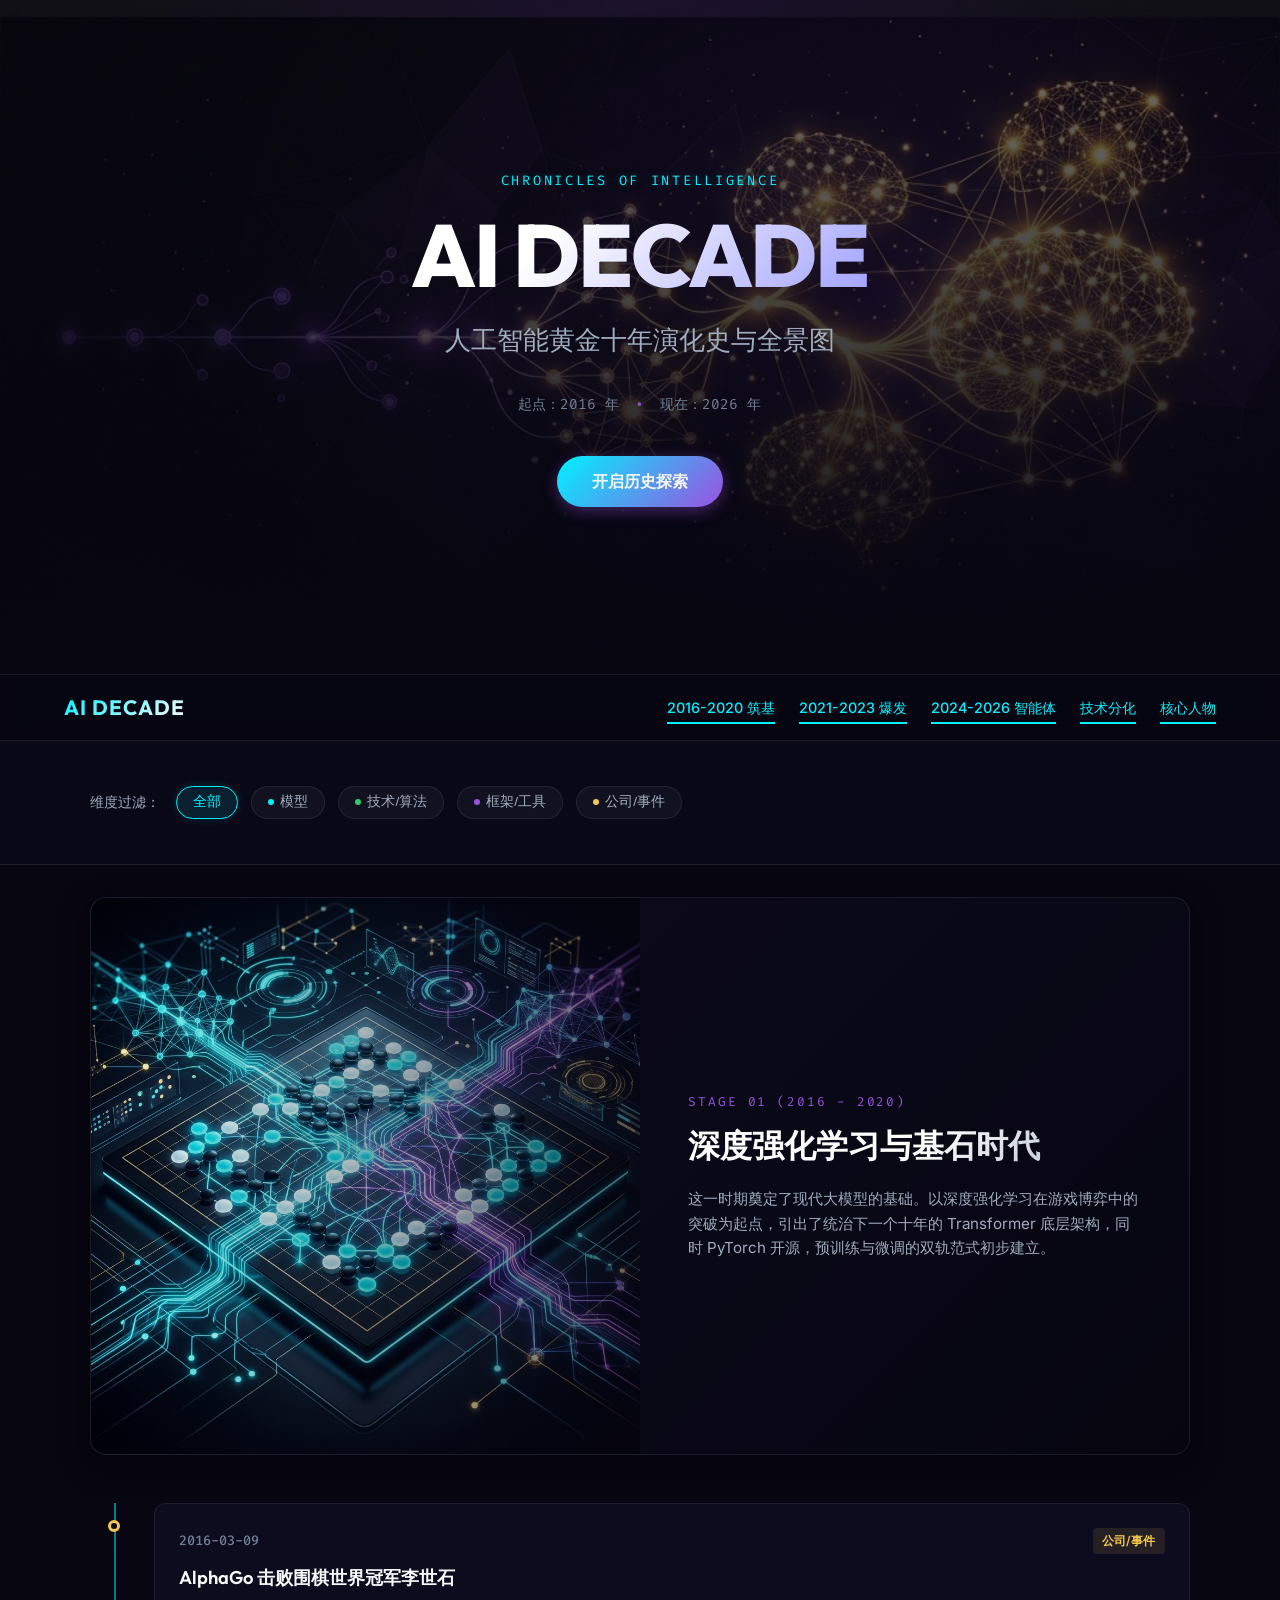
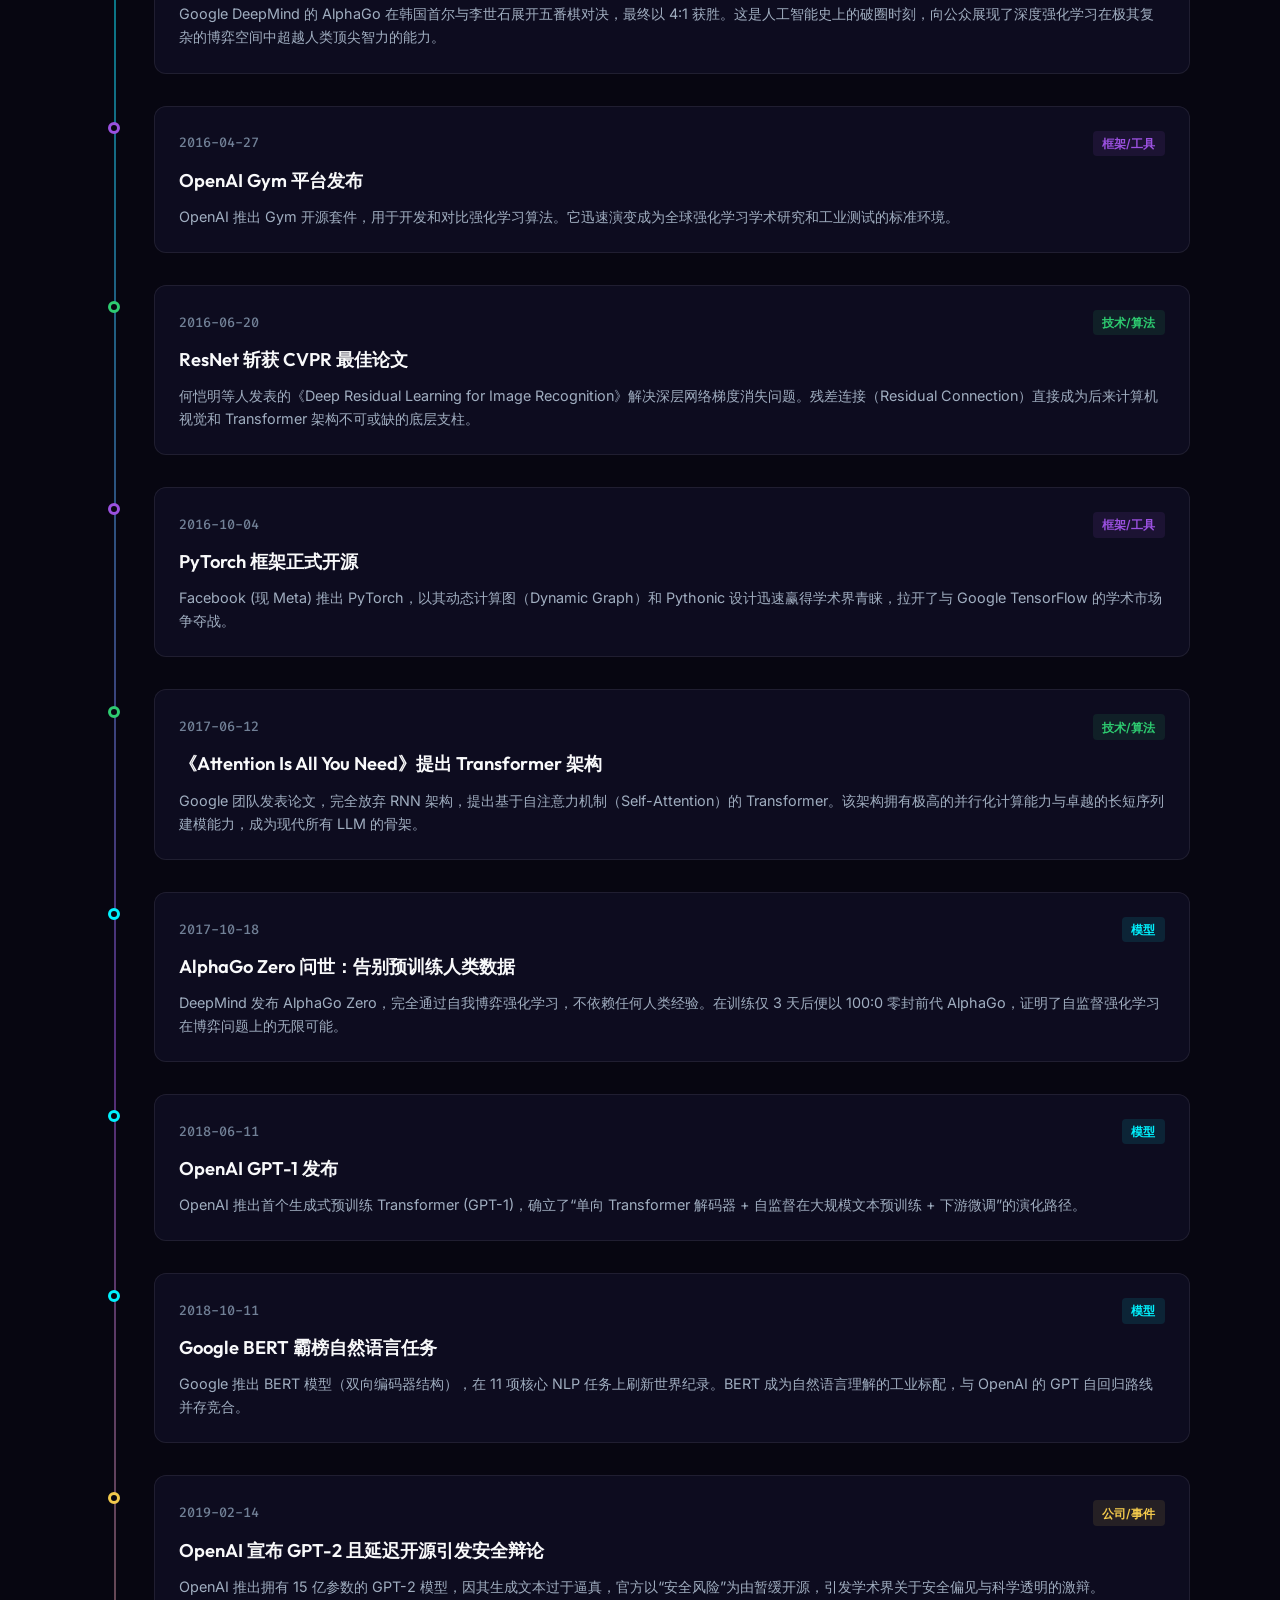
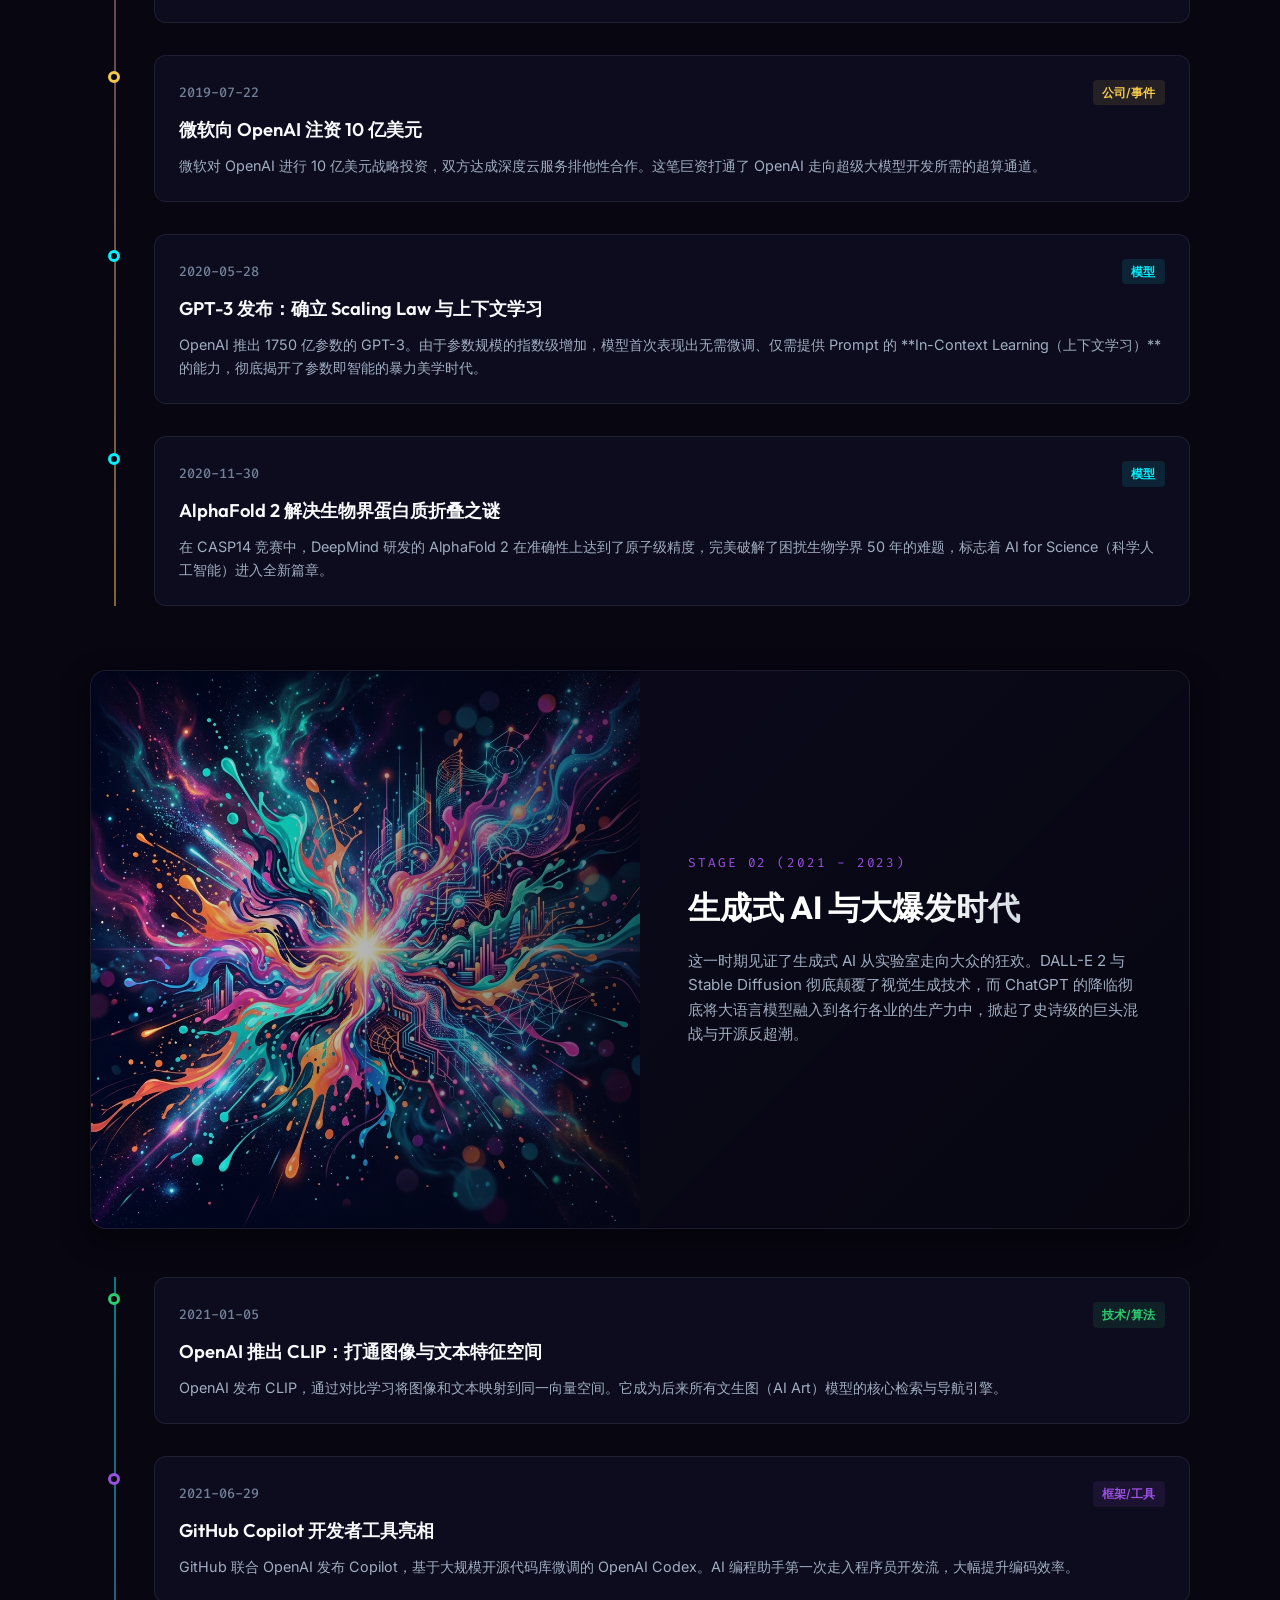
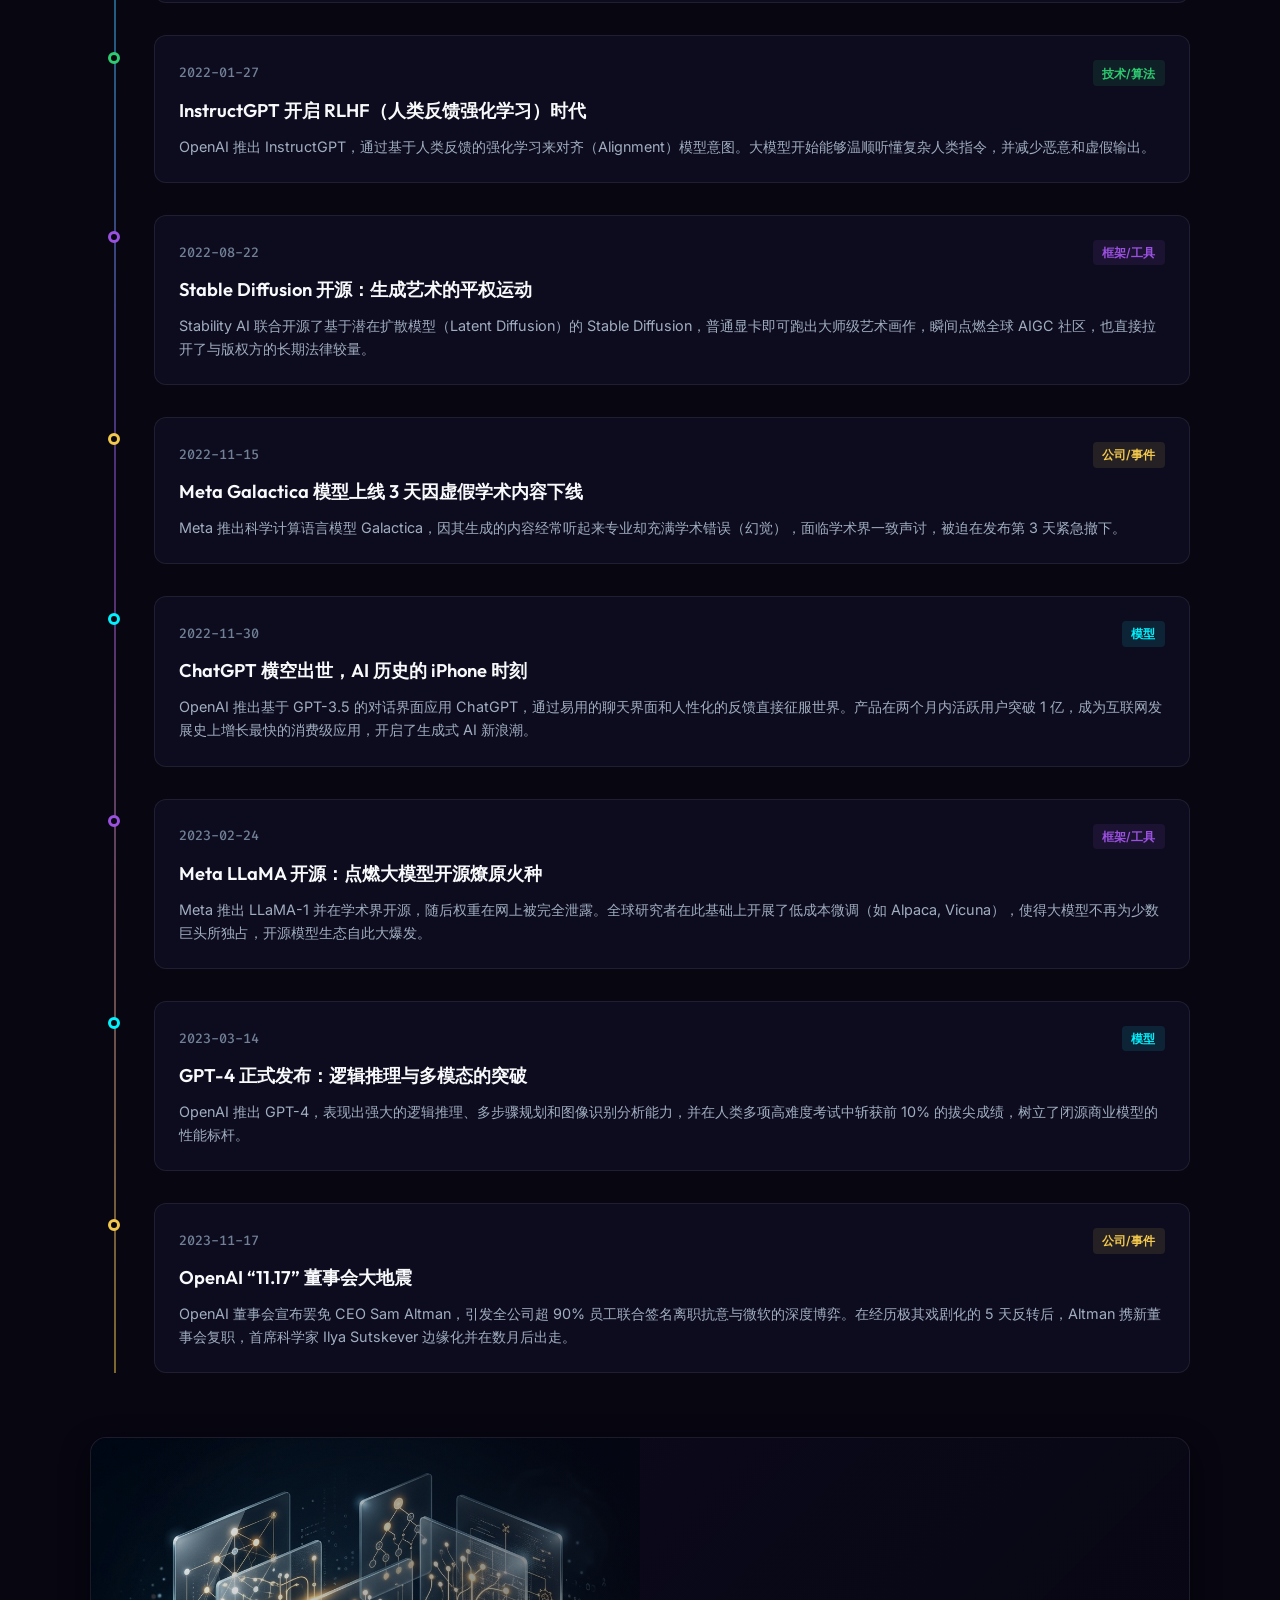
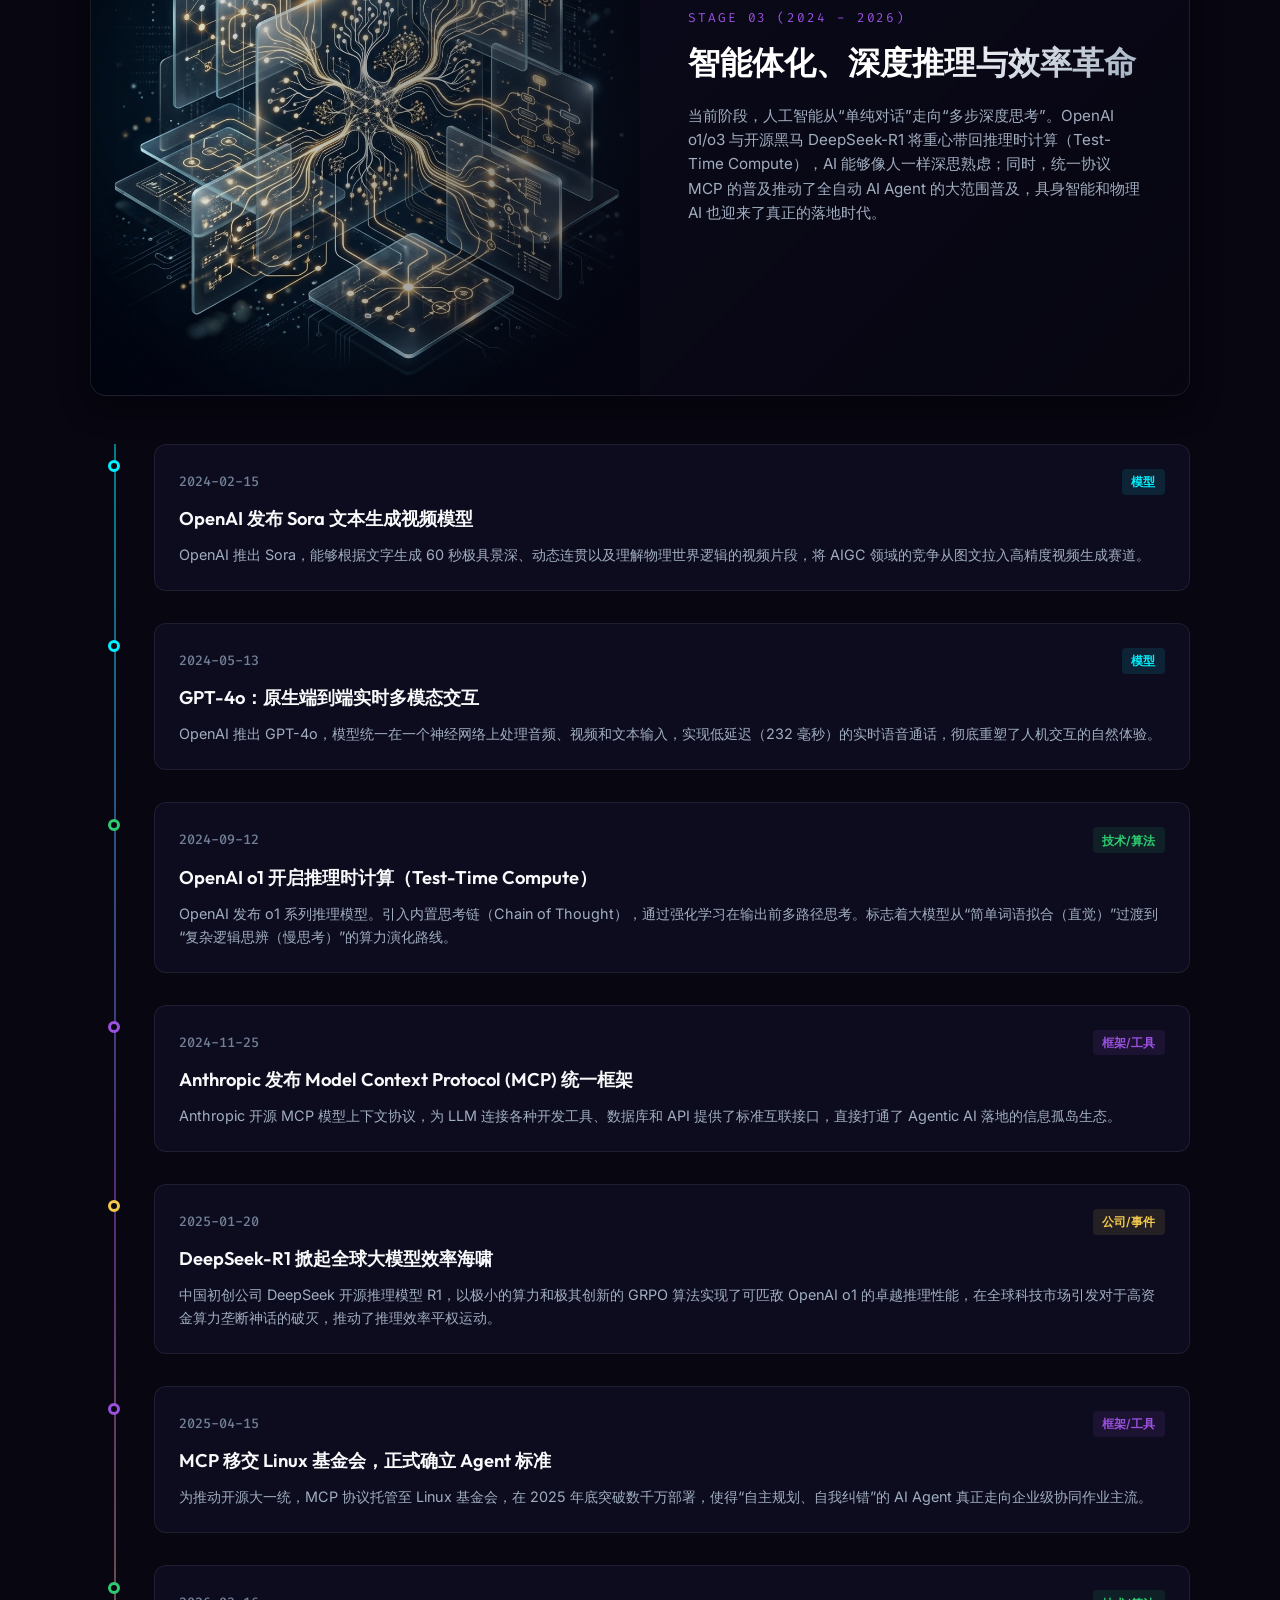
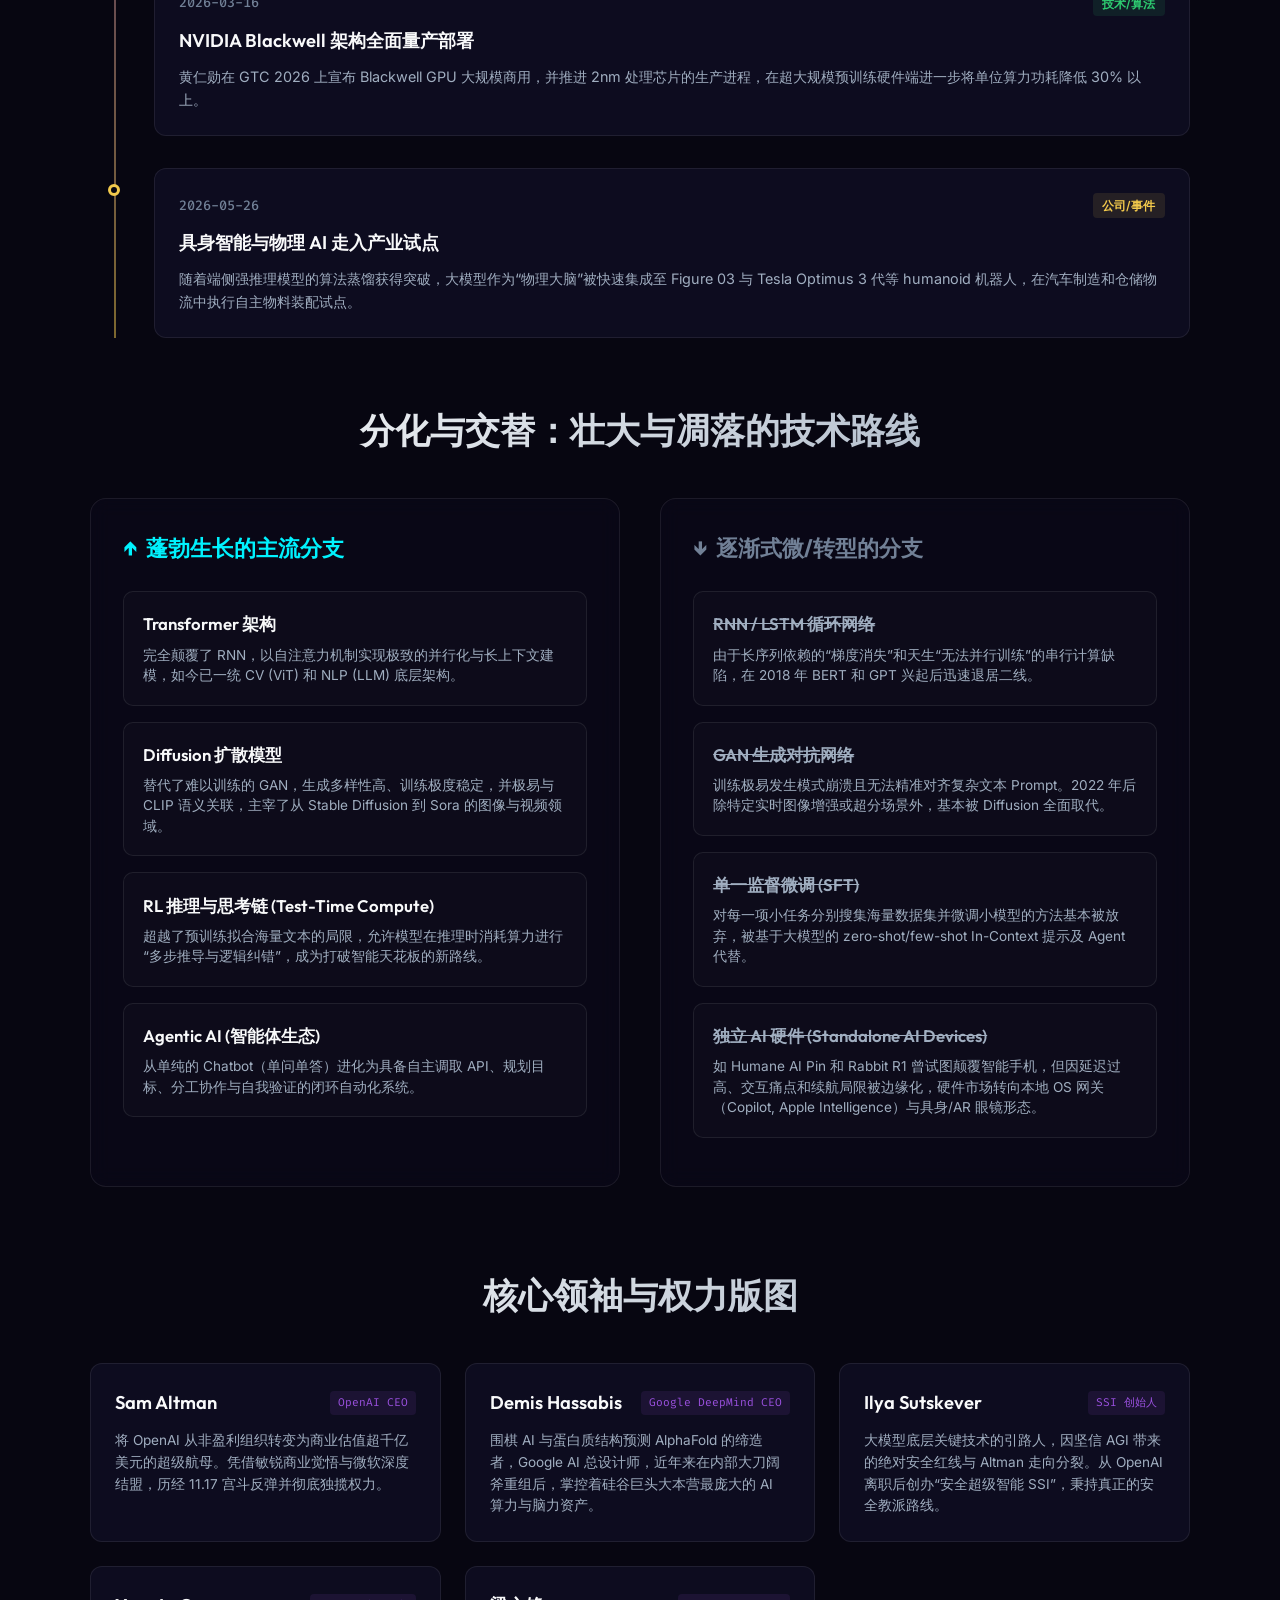
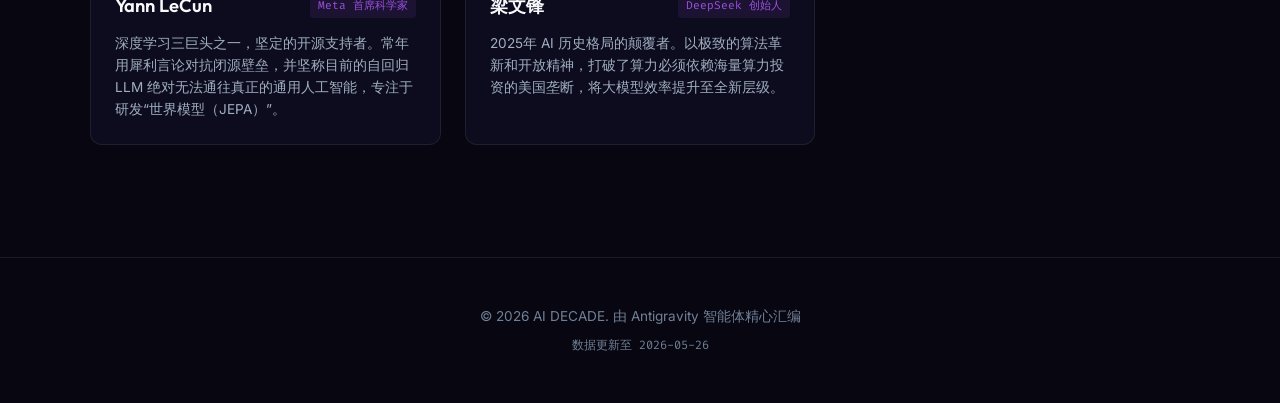
<file: index.html>
<!DOCTYPE html>
<html lang="zh-CN">
<head>
    <meta charset="UTF-8">
    <meta name="viewport" content="width=device-width, initial-scale=1.0">
    <title>AI DECADE | 人工智能黄金十年演化史 (2016 - 2026)</title>
    <meta name="description" content="以2016年为起点，梳理十年间出现的技术、框架、模型、公司、产品、人物、论文及新闻。全景展示人工智能的演化路线、繁衍与衰亡的分支。">
    <!-- Google Fonts -->
    <link rel="preconnect" href="https://fonts.googleapis.com">
    <link rel="preconnect" href="https://fonts.gstatic.com" crossorigin>
    <link href="https://fonts.googleapis.com/css2?family=Inter:wght@300;400;500;600&family=Outfit:wght@400;600;700;800&family=Fira+Code:wght@400;500&display=swap" rel="stylesheet">
    <link rel="stylesheet" href="style.css">
</head>
<body>

    <!-- Hero Banner -->
    <header class="hero-banner" id="top-banner">
        <div class="banner-bg"></div>
        <div class="hero-content">
            <span class="hero-tag">CHRONICLES OF INTELLIGENCE</span>
            <h1 class="hero-title">AI DECADE</h1>
            <p class="hero-subtitle">人工智能黄金十年演化史与全景图</p>
            <div class="hero-meta">
                <span>起点：2016 年</span>
                <span class="separator">•</span>
                <span>现在：2026 年</span>
            </div>
            <a href="#timeline-start" class="btn-explore">开启历史探索</a>
        </div>
    </header>

    <!-- Floating Navigation Bar -->
    <nav class="floating-nav" id="main-nav">
        <div class="nav-brand">AI DECADE</div>
        <div class="nav-links">
            <a href="#era-1" class="nav-link active">2016-2020 筑基</a>
            <a href="#era-2" class="nav-link">2021-2023 爆发</a>
            <a href="#era-3" class="nav-link">2024-2026 智能体</a>
            <a href="#evolution-section" class="nav-link">技术分化</a>
            <a href="#people-section" class="nav-link">核心人物</a>
        </div>
    </nav>

    <!-- Filter Control Panel -->
    <section class="filter-section">
        <div class="container">
            <div class="filter-wrapper">
                <span class="filter-label">维度过滤：</span>
                <div class="filter-buttons">
                    <button class="filter-btn active" data-filter="all" id="btn-filter-all">全部</button>
                    <button class="filter-btn" data-filter="model" id="btn-filter-model"><span class="dot dot-model"></span>模型</button>
                    <button class="filter-btn" data-filter="tech" id="btn-filter-tech"><span class="dot dot-tech"></span>技术/算法</button>
                    <button class="filter-btn" data-filter="framework" id="btn-filter-framework"><span class="dot dot-framework"></span>框架/工具</button>
                    <button class="filter-btn" data-filter="company" id="btn-filter-company"><span class="dot dot-company"></span>公司/事件</button>
                </div>
            </div>
        </div>
    </section>

    <!-- Main Content Grid -->
    <main class="container">
        
        <!-- ==================== ERA 1 ==================== -->
        <section id="era-1" class="era-section scroll-anchor">
            <div class="era-card">
                <div class="era-image-container">
                    <img src="images/era1.png" alt="Deep Learning & Foundation Era 2016-2020" class="era-image" loading="lazy">
                    <div class="era-overlay"></div>
                </div>
                <div class="era-info">
                    <span class="era-years">STAGE 01 (2016 - 2020)</span>
                    <h2 class="era-title">深度强化学习与基石时代</h2>
                    <p class="era-description">这一时期奠定了现代大模型的基础。以深度强化学习在游戏博弈中的突破为起点，引出了统治下一个十年的 Transformer 底层架构，同时 PyTorch 开源，预训练与微调的双轨范式初步建立。</p>
                </div>
            </div>

            <!-- Timeline Feed -->
            <div class="timeline-feed" id="timeline-start">
                <div class="timeline-line"></div>

                <!-- 2016.03 -->
                <div class="timeline-item" data-category="company">
                    <div class="timeline-badge-node"></div>
                    <div class="timeline-card">
                        <div class="card-meta">
                            <span class="card-date">2016-03-09</span>
                            <span class="card-tag tag-company">公司/事件</span>
                        </div>
                        <h3 class="card-title">AlphaGo 击败围棋世界冠军李世石</h3>
                        <p class="card-text">Google DeepMind 的 AlphaGo 在韩国首尔与李世石展开五番棋对决，最终以 4:1 获胜。这是人工智能史上的破圈时刻，向公众展现了深度强化学习在极其复杂的博弈空间中超越人类顶尖智力的能力。</p>
                    </div>
                </div>

                <!-- 2016.04 -->
                <div class="timeline-item" data-category="framework">
                    <div class="timeline-badge-node"></div>
                    <div class="timeline-card">
                        <div class="card-meta">
                            <span class="card-date">2016-04-27</span>
                            <span class="card-tag tag-framework">框架/工具</span>
                        </div>
                        <h3 class="card-title">OpenAI Gym 平台发布</h3>
                        <p class="card-text">OpenAI 推出 Gym 开源套件，用于开发和对比强化学习算法。它迅速演变成为全球强化学习学术研究和工业测试的标准环境。</p>
                    </div>
                </div>

                <!-- 2016.06 -->
                <div class="timeline-item" data-category="tech">
                    <div class="timeline-badge-node"></div>
                    <div class="timeline-card">
                        <div class="card-meta">
                            <span class="card-date">2016-06-20</span>
                            <span class="card-tag tag-tech">技术/算法</span>
                        </div>
                        <h3 class="card-title">ResNet 斩获 CVPR 最佳论文</h3>
                        <p class="card-text">何恺明等人发表的《Deep Residual Learning for Image Recognition》解决深层网络梯度消失问题。残差连接（Residual Connection）直接成为后来计算机视觉和 Transformer 架构不可或缺的底层支柱。</p>
                    </div>
                </div>

                <!-- 2016.10 -->
                <div class="timeline-item" data-category="framework">
                    <div class="timeline-badge-node"></div>
                    <div class="timeline-card">
                        <div class="card-meta">
                            <span class="card-date">2016-10-04</span>
                            <span class="card-tag tag-framework">框架/工具</span>
                        </div>
                        <h3 class="card-title">PyTorch 框架正式开源</h3>
                        <p class="card-text">Facebook (现 Meta) 推出 PyTorch，以其动态计算图（Dynamic Graph）和 Pythonic 设计迅速赢得学术界青睐，拉开了与 Google TensorFlow 的学术市场争夺战。</p>
                    </div>
                </div>

                <!-- 2017.06 -->
                <div class="timeline-item" data-category="tech">
                    <div class="timeline-badge-node"></div>
                    <div class="timeline-card">
                        <div class="card-meta">
                            <span class="card-date">2017-06-12</span>
                            <span class="card-tag tag-tech">技术/算法</span>
                        </div>
                        <h3 class="card-title">《Attention Is All You Need》提出 Transformer 架构</h3>
                        <p class="card-text">Google 团队发表论文，完全放弃 RNN 架构，提出基于自注意力机制（Self-Attention）的 Transformer。该架构拥有极高的并行化计算能力与卓越的长短序列建模能力，成为现代所有 LLM 的骨架。</p>
                    </div>
                </div>

                <!-- 2017.10 -->
                <div class="timeline-item" data-category="model">
                    <div class="timeline-badge-node"></div>
                    <div class="timeline-card">
                        <div class="card-meta">
                            <span class="card-date">2017-10-18</span>
                            <span class="card-tag tag-model">模型</span>
                        </div>
                        <h3 class="card-title">AlphaGo Zero 问世：告别预训练人类数据</h3>
                        <p class="card-text">DeepMind 发布 AlphaGo Zero，完全通过自我博弈强化学习，不依赖任何人类经验。在训练仅 3 天后便以 100:0 零封前代 AlphaGo，证明了自监督强化学习在博弈问题上的无限可能。</p>
                    </div>
                </div>

                <!-- 2018.06 -->
                <div class="timeline-item" data-category="model">
                    <div class="timeline-badge-node"></div>
                    <div class="timeline-card">
                        <div class="card-meta">
                            <span class="card-date">2018-06-11</span>
                            <span class="card-tag tag-model">模型</span>
                        </div>
                        <h3 class="card-title">OpenAI GPT-1 发布</h3>
                        <p class="card-text">OpenAI 推出首个生成式预训练 Transformer (GPT-1)，确立了“单向 Transformer 解码器 + 自监督在大规模文本预训练 + 下游微调”的演化路径。</p>
                    </div>
                </div>

                <!-- 2018.10 -->
                <div class="timeline-item" data-category="model">
                    <div class="timeline-badge-node"></div>
                    <div class="timeline-card">
                        <div class="card-meta">
                            <span class="card-date">2018-10-11</span>
                            <span class="card-tag tag-model">模型</span>
                        </div>
                        <h3 class="card-title">Google BERT 霸榜自然语言任务</h3>
                        <p class="card-text">Google 推出 BERT 模型（双向编码器结构），在 11 项核心 NLP 任务上刷新世界纪录。BERT 成为自然语言理解的工业标配，与 OpenAI 的 GPT 自回归路线并存竞合。</p>
                    </div>
                </div>

                <!-- 2019.02 -->
                <div class="timeline-item" data-category="company">
                    <div class="timeline-badge-node"></div>
                    <div class="timeline-card">
                        <div class="card-meta">
                            <span class="card-date">2019-02-14</span>
                            <span class="card-tag tag-company">公司/事件</span>
                        </div>
                        <h3 class="card-title">OpenAI 宣布 GPT-2 且延迟开源引发安全辩论</h3>
                        <p class="card-text">OpenAI 推出拥有 15 亿参数的 GPT-2 模型，因其生成文本过于逼真，官方以“安全风险”为由暂缓开源，引发学术界关于安全偏见与科学透明的激辩。</p>
                    </div>
                </div>

                <!-- 2019.07 -->
                <div class="timeline-item" data-category="company">
                    <div class="timeline-badge-node"></div>
                    <div class="timeline-card">
                        <div class="card-meta">
                            <span class="card-date">2019-07-22</span>
                            <span class="card-tag tag-company">公司/事件</span>
                        </div>
                        <h3 class="card-title">微软向 OpenAI 注资 10 亿美元</h3>
                        <p class="card-text">微软对 OpenAI 进行 10 亿美元战略投资，双方达成深度云服务排他性合作。这笔巨资打通了 OpenAI 走向超级大模型开发所需的超算通道。</p>
                    </div>
                </div>

                <!-- 2020.05 -->
                <div class="timeline-item" data-category="model">
                    <div class="timeline-badge-node"></div>
                    <div class="timeline-card">
                        <div class="card-meta">
                            <span class="card-date">2020-05-28</span>
                            <span class="card-tag tag-model">模型</span>
                        </div>
                        <h3 class="card-title">GPT-3 发布：确立 Scaling Law 与上下文学习</h3>
                        <p class="card-text">OpenAI 推出 1750 亿参数的 GPT-3。由于参数规模的指数级增加，模型首次表现出无需微调、仅需提供 Prompt 的 **In-Context Learning（上下文学习）** 的能力，彻底揭开了参数即智能的暴力美学时代。</p>
                    </div>
                </div>

                <!-- 2020.11 -->
                <div class="timeline-item" data-category="model">
                    <div class="timeline-badge-node"></div>
                    <div class="timeline-card">
                        <div class="card-meta">
                            <span class="card-date">2020-11-30</span>
                            <span class="card-tag tag-model">模型</span>
                        </div>
                        <h3 class="card-title">AlphaFold 2 解决生物界蛋白质折叠之谜</h3>
                        <p class="card-text">在 CASP14 竞赛中，DeepMind 研发的 AlphaFold 2 在准确性上达到了原子级精度，完美破解了困扰生物学界 50 年的难题，标志着 AI for Science（科学人工智能）进入全新篇章。</p>
                    </div>
                </div>

            </div>
        </section>

        <!-- ==================== ERA 2 ==================== -->
        <section id="era-2" class="era-section scroll-anchor">
            <div class="era-card">
                <div class="era-image-container">
                    <img src="images/era2.png" alt="Generative AI Boom 2021-2023" class="era-image" loading="lazy">
                    <div class="era-overlay"></div>
                </div>
                <div class="era-info">
                    <span class="era-years">STAGE 02 (2021 - 2023)</span>
                    <h2 class="era-title">生成式 AI 与大爆发时代</h2>
                    <p class="era-description">这一时期见证了生成式 AI 从实验室走向大众的狂欢。DALL-E 2 与 Stable Diffusion 彻底颠覆了视觉生成技术，而 ChatGPT 的降临彻底将大语言模型融入到各行各业的生产力中，掀起了史诗级的巨头混战与开源反超潮。</p>
                </div>
            </div>

            <!-- Timeline Feed -->
            <div class="timeline-feed">
                <div class="timeline-line"></div>

                <!-- 2021.01 -->
                <div class="timeline-item" data-category="tech">
                    <div class="timeline-badge-node"></div>
                    <div class="timeline-card">
                        <div class="card-meta">
                            <span class="card-date">2021-01-05</span>
                            <span class="card-tag tag-tech">技术/算法</span>
                        </div>
                        <h3 class="card-title">OpenAI 推出 CLIP：打通图像与文本特征空间</h3>
                        <p class="card-text">OpenAI 发布 CLIP，通过对比学习将图像和文本映射到同一向量空间。它成为后来所有文生图（AI Art）模型的核心检索与导航引擎。</p>
                    </div>
                </div>

                <!-- 2021.06 -->
                <div class="timeline-item" data-category="framework">
                    <div class="timeline-badge-node"></div>
                    <div class="timeline-card">
                        <div class="card-meta">
                            <span class="card-date">2021-06-29</span>
                            <span class="card-tag tag-framework">框架/工具</span>
                        </div>
                        <h3 class="card-title">GitHub Copilot 开发者工具亮相</h3>
                        <p class="card-text">GitHub 联合 OpenAI 发布 Copilot，基于大规模开源代码库微调的 OpenAI Codex。AI 编程助手第一次走入程序员开发流，大幅提升编码效率。</p>
                    </div>
                </div>

                <!-- 2022-01 -->
                <div class="timeline-item" data-category="tech">
                    <div class="timeline-badge-node"></div>
                    <div class="timeline-card">
                        <div class="card-meta">
                            <span class="card-date">2022-01-27</span>
                            <span class="card-tag tag-tech">技术/算法</span>
                        </div>
                        <h3 class="card-title">InstructGPT 开启 RLHF（人类反馈强化学习）时代</h3>
                        <p class="card-text">OpenAI 推出 InstructGPT，通过基于人类反馈的强化学习来对齐（Alignment）模型意图。大模型开始能够温顺听懂复杂人类指令，并减少恶意和虚假输出。</p>
                    </div>
                </div>

                <!-- 2022-08 -->
                <div class="timeline-item" data-category="framework">
                    <div class="timeline-badge-node"></div>
                    <div class="timeline-card">
                        <div class="card-meta">
                            <span class="card-date">2022-08-22</span>
                            <span class="card-tag tag-framework">框架/工具</span>
                        </div>
                        <h3 class="card-title">Stable Diffusion 开源：生成艺术的平权运动</h3>
                        <p class="card-text">Stability AI 联合开源了基于潜在扩散模型（Latent Diffusion）的 Stable Diffusion，普通显卡即可跑出大师级艺术画作，瞬间点燃全球 AIGC 社区，也直接拉开了与版权方的长期法律较量。</p>
                    </div>
                </div>

                <!-- 2022-11 -->
                <div class="timeline-item" data-category="company">
                    <div class="timeline-badge-node"></div>
                    <div class="timeline-card">
                        <div class="card-meta">
                            <span class="card-date">2022-11-15</span>
                            <span class="card-tag tag-company">公司/事件</span>
                        </div>
                        <h3 class="card-title">Meta Galactica 模型上线 3 天因虚假学术内容下线</h3>
                        <p class="card-text">Meta 推出科学计算语言模型 Galactica，因其生成的内容经常听起来专业却充满学术错误（幻觉），面临学术界一致声讨，被迫在发布第 3 天紧急撤下。</p>
                    </div>
                </div>

                <!-- 2022-11.30 -->
                <div class="timeline-item" data-category="model">
                    <div class="timeline-badge-node"></div>
                    <div class="timeline-card">
                        <div class="card-meta">
                            <span class="card-date">2022-11-30</span>
                            <span class="card-tag tag-model">模型</span>
                        </div>
                        <h3 class="card-title">ChatGPT 横空出世，AI 历史的 iPhone 时刻</h3>
                        <p class="card-text">OpenAI 推出基于 GPT-3.5 的对话界面应用 ChatGPT，通过易用的聊天界面和人性化的反馈直接征服世界。产品在两个月内活跃用户突破 1 亿，成为互联网发展史上增长最快的消费级应用，开启了生成式 AI 新浪潮。</p>
                    </div>
                </div>

                <!-- 2023-02 -->
                <div class="timeline-item" data-category="framework">
                    <div class="timeline-badge-node"></div>
                    <div class="timeline-card">
                        <div class="card-meta">
                            <span class="card-date">2023-02-24</span>
                            <span class="card-tag tag-framework">框架/工具</span>
                        </div>
                        <h3 class="card-title">Meta LLaMA 开源：点燃大模型开源燎原火种</h3>
                        <p class="card-text">Meta 推出 LLaMA-1 并在学术界开源，随后权重在网上被完全泄露。全球研究者在此基础上开展了低成本微调（如 Alpaca, Vicuna），使得大模型不再为少数巨头所独占，开源模型生态自此大爆发。</p>
                    </div>
                </div>

                <!-- 2023-03 -->
                <div class="timeline-item" data-category="model">
                    <div class="timeline-badge-node"></div>
                    <div class="timeline-card">
                        <div class="card-meta">
                            <span class="card-date">2023-03-14</span>
                            <span class="card-tag tag-model">模型</span>
                        </div>
                        <h3 class="card-title">GPT-4 正式发布：逻辑推理与多模态的突破</h3>
                        <p class="card-text">OpenAI 推出 GPT-4，表现出强大的逻辑推理、多步骤规划和图像识别分析能力，并在人类多项高难度考试中斩获前 10% 的拔尖成绩，树立了闭源商业模型的性能标杆。</p>
                    </div>
                </div>

                <!-- 2023-11 -->
                <div class="timeline-item" data-category="company">
                    <div class="timeline-badge-node"></div>
                    <div class="timeline-card">
                        <div class="card-meta">
                            <span class="card-date">2023-11-17</span>
                            <span class="card-tag tag-company">公司/事件</span>
                        </div>
                        <h3 class="card-title">OpenAI “11.17” 董事会大地震</h3>
                        <p class="card-text">OpenAI 董事会宣布罢免 CEO Sam Altman，引发全公司超 90% 员工联合签名离职抗意与微软的深度博弈。在经历极其戏剧化的 5 天反转后，Altman 携新董事会复职，首席科学家 Ilya Sutskever 边缘化并在数月后出走。</p>
                    </div>
                </div>

            </div>
        </section>

        <!-- ==================== ERA 3 ==================== -->
        <section id="era-3" class="era-section scroll-anchor">
            <div class="era-card">
                <div class="era-image-container">
                    <img src="images/era3.png" alt="Agentic & Reasoning Era 2024-2026" class="era-image" loading="lazy">
                    <div class="era-overlay"></div>
                </div>
                <div class="era-info">
                    <span class="era-years">STAGE 03 (2024 - 2026)</span>
                    <h2 class="era-title">智能体化、深度推理与效率革命</h2>
                    <p class="era-description">当前阶段，人工智能从“单纯对话”走向“多步深度思考”。OpenAI o1/o3 与开源黑马 DeepSeek-R1 将重心带回推理时计算（Test-Time Compute），AI 能够像人一样深思熟虑；同时，统一协议 MCP 的普及推动了全自动 AI Agent 的大范围普及，具身智能和物理 AI 也迎来了真正的落地时代。</p>
                </div>
            </div>

            <!-- Timeline Feed -->
            <div class="timeline-feed">
                <div class="timeline-line"></div>

                <!-- 2024-02 -->
                <div class="timeline-item" data-category="model">
                    <div class="timeline-badge-node"></div>
                    <div class="timeline-card">
                        <div class="card-meta">
                            <span class="card-date">2024-02-15</span>
                            <span class="card-tag tag-model">模型</span>
                        </div>
                        <h3 class="card-title">OpenAI 发布 Sora 文本生成视频模型</h3>
                        <p class="card-text">OpenAI 推出 Sora，能够根据文字生成 60 秒极具景深、动态连贯以及理解物理世界逻辑的视频片段，将 AIGC 领域的竞争从图文拉入高精度视频生成赛道。</p>
                    </div>
                </div>

                <!-- 2024-05 -->
                <div class="timeline-item" data-category="model">
                    <div class="timeline-badge-node"></div>
                    <div class="timeline-card">
                        <div class="card-meta">
                            <span class="card-date">2024-05-13</span>
                            <span class="card-tag tag-model">模型</span>
                        </div>
                        <h3 class="card-title">GPT-4o：原生端到端实时多模态交互</h3>
                        <p class="card-text">OpenAI 推出 GPT-4o，模型统一在一个神经网络上处理音频、视频和文本输入，实现低延迟（232 毫秒）的实时语音通话，彻底重塑了人机交互的自然体验。</p>
                    </div>
                </div>

                <!-- 2024-09 -->
                <div class="timeline-item" data-category="tech">
                    <div class="timeline-badge-node"></div>
                    <div class="timeline-card">
                        <div class="card-meta">
                            <span class="card-date">2024-09-12</span>
                            <span class="card-tag tag-tech">技术/算法</span>
                        </div>
                        <h3 class="card-title">OpenAI o1 开启推理时计算（Test-Time Compute）</h3>
                        <p class="card-text">OpenAI 发布 o1 系列推理模型。引入内置思考链（Chain of Thought），通过强化学习在输出前多路径思考。标志着大模型从“简单词语拟合（直觉）”过渡到“复杂逻辑思辨（慢思考）”的算力演化路线。</p>
                    </div>
                </div>

                <!-- 2024-11 -->
                <div class="timeline-item" data-category="framework">
                    <div class="timeline-badge-node"></div>
                    <div class="timeline-card">
                        <div class="card-meta">
                            <span class="card-date">2024-11-25</span>
                            <span class="card-tag tag-framework">框架/工具</span>
                        </div>
                        <h3 class="card-title">Anthropic 发布 Model Context Protocol (MCP) 统一框架</h3>
                        <p class="card-text">Anthropic 开源 MCP 模型上下文协议，为 LLM 连接各种开发工具、数据库和 API 提供了标准互联接口，直接打通了 Agentic AI 落地的信息孤岛生态。</p>
                    </div>
                </div>

                <!-- 2025-01 -->
                <div class="timeline-item" data-category="company">
                    <div class="timeline-badge-node"></div>
                    <div class="timeline-card">
                        <div class="card-meta">
                            <span class="card-date">2025-01-20</span>
                            <span class="card-tag tag-company">公司/事件</span>
                        </div>
                        <h3 class="card-title">DeepSeek-R1 掀起全球大模型效率海啸</h3>
                        <p class="card-text">中国初创公司 DeepSeek 开源推理模型 R1，以极小的算力和极其创新的 GRPO 算法实现了可匹敌 OpenAI o1 的卓越推理性能，在全球科技市场引发对于高资金算力垄断神话的破灭，推动了推理效率平权运动。</p>
                    </div>
                </div>

                <!-- 2025-04 -->
                <div class="timeline-item" data-category="framework">
                    <div class="timeline-badge-node"></div>
                    <div class="timeline-card">
                        <div class="card-meta">
                            <span class="card-date">2025-04-15</span>
                            <span class="card-tag tag-framework">框架/工具</span>
                        </div>
                        <h3 class="card-title">MCP 移交 Linux 基金会，正式确立 Agent 标准</h3>
                        <p class="card-text">为推动开源大一统，MCP 协议托管至 Linux 基金会，在 2025 年底突破数千万部署，使得“自主规划、自我纠错”的 AI Agent 真正走向企业级协同作业主流。</p>
                    </div>
                </div>

                <!-- 2026-03 -->
                <div class="timeline-item" data-category="tech">
                    <div class="timeline-badge-node"></div>
                    <div class="timeline-card">
                        <div class="card-meta">
                            <span class="card-date">2026-03-16</span>
                            <span class="card-tag tag-tech">技术/算法</span>
                        </div>
                        <h3 class="card-title">NVIDIA Blackwell 架构全面量产部署</h3>
                        <p class="card-text">黄仁勋在 GTC 2026 上宣布 Blackwell GPU 大规模商用，并推进 2nm 处理芯片的生产进程，在超大规模预训练硬件端进一步将单位算力功耗降低 30% 以上。</p>
                    </div>
                </div>

                <!-- 2026-05 -->
                <div class="timeline-item" data-category="company">
                    <div class="timeline-badge-node"></div>
                    <div class="timeline-card">
                        <div class="card-meta">
                            <span class="card-date">2026-05-26</span>
                            <span class="card-tag tag-company">公司/事件</span>
                        </div>
                        <h3 class="card-title">具身智能与物理 AI 走入产业试点</h3>
                        <p class="card-text">随着端侧强推理模型的算法蒸馏获得突破，大模型作为“物理大脑”被快速集成至 Figure 03 与 Tesla Optimus 3 代等 humanoid 机器人，在汽车制造和仓储物流中执行自主物料装配试点。</p>
                    </div>
                </div>

            </div>
        </section>

        <!-- ==================== EVOLUTION SECTION ==================== -->
        <section id="evolution-section" class="scroll-anchor">
            <h2 class="section-title">分化与交替：壮大与凋落的技术路线</h2>
            <div class="evolution-grid">
                <div class="evolution-col growing">
                    <h3><span class="arrow-up">↑</span> 蓬勃生长的主流分支</h3>
                    <div class="evolution-card-sub">
                        <h4>Transformer 架构</h4>
                        <p>完全颠覆了 RNN，以自注意力机制实现极致的并行化与长上下文建模，如今已一统 CV (ViT) 和 NLP (LLM) 底层架构。</p>
                    </div>
                    <div class="evolution-card-sub">
                        <h4>Diffusion 扩散模型</h4>
                        <p>替代了难以训练的 GAN，生成多样性高、训练极度稳定，并极易与 CLIP 语义关联，主宰了从 Stable Diffusion 到 Sora 的图像与视频领域。</p>
                    </div>
                    <div class="evolution-card-sub">
                        <h4>RL 推理与思考链 (Test-Time Compute)</h4>
                        <p>超越了预训练拟合海量文本的局限，允许模型在推理时消耗算力进行“多步推导与逻辑纠错”，成为打破智能天花板的新路线。</p>
                    </div>
                    <div class="evolution-card-sub">
                        <h4>Agentic AI (智能体生态)</h4>
                        <p>从单纯的 Chatbot（单问单答）进化为具备自主调取 API、规划目标、分工协作与自我验证的闭环自动化系统。</p>
                    </div>
                </div>

                <div class="evolution-col faded">
                    <h3><span class="arrow-down">↓</span> 逐渐式微/转型的分支</h3>
                    <div class="evolution-card-sub">
                        <h4>RNN / LSTM 循环网络</h4>
                        <p>由于长序列依赖的“梯度消失”和天生“无法并行训练”的串行计算缺陷，在 2018 年 BERT 和 GPT 兴起后迅速退居二线。</p>
                    </div>
                    <div class="evolution-card-sub">
                        <h4>GAN 生成对抗网络</h4>
                        <p>训练极易发生模式崩溃且无法精准对齐复杂文本 Prompt。2022 年后除特定实时图像增强或超分场景外，基本被 Diffusion 全面取代。</p>
                    </div>
                    <div class="evolution-card-sub">
                        <h4>单一监督微调 (SFT)</h4>
                        <p>对每一项小任务分别搜集海量数据集并微调小模型的方法基本被放弃，被基于大模型的 zero-shot/few-shot In-Context 提示及 Agent 代替。</p>
                    </div>
                    <div class="evolution-card-sub">
                        <h4>独立 AI 硬件 (Standalone AI Devices)</h4>
                        <p>如 Humane AI Pin 和 Rabbit R1 曾试图颠覆智能手机，但因延迟过高、交互痛点和续航局限被边缘化，硬件市场转向本地 OS 网关（Copilot, Apple Intelligence）与具身/AR 眼镜形态。</p>
                    </div>
                </div>
            </div>
        </section>

        <!-- ==================== PEOPLE SECTION ==================== -->
        <section id="people-section" class="scroll-anchor">
            <h2 class="section-title">核心领袖与权力版图</h2>
            <div class="people-grid">
                <div class="people-card">
                    <div class="people-header">
                        <h4>Sam Altman</h4>
                        <span class="badge">OpenAI CEO</span>
                    </div>
                    <p>将 OpenAI 从非盈利组织转变为商业估值超千亿美元的超级航母。凭借敏锐商业觉悟与微软深度结盟，历经 11.17 宫斗反弹并彻底独揽权力。</p>
                </div>
                <div class="people-card">
                    <div class="people-header">
                        <h4>Demis Hassabis</h4>
                        <span class="badge">Google DeepMind CEO</span>
                    </div>
                    <p>围棋 AI 与蛋白质结构预测 AlphaFold 的缔造者，Google AI 总设计师，近年来在内部大刀阔斧重组后，掌控着硅谷巨头大本营最庞大的 AI 算力与脑力资产。</p>
                </div>
                <div class="people-card">
                    <div class="people-header">
                        <h4>Ilya Sutskever</h4>
                        <span class="badge">SSI 创始人</span>
                    </div>
                    <p>大模型底层关键技术的引路人，因坚信 AGI 带来的绝对安全红线与 Altman 走向分裂。从 OpenAI 离职后创办“安全超级智能 SSI”，秉持真正的安全教派路线。</p>
                </div>
                <div class="people-card">
                    <div class="people-header">
                        <h4>Yann LeCun</h4>
                        <span class="badge">Meta 首席科学家</span>
                    </div>
                    <p>深度学习三巨头之一，坚定的开源支持者。常年用犀利言论对抗闭源壁垒，并坚称目前的自回归 LLM 绝对无法通往真正的通用人工智能，专注于研发“世界模型（JEPA）”。</p>
                </div>
                <div class="people-card">
                    <div class="people-header">
                        <h4>梁文锋</h4>
                        <span class="badge">DeepSeek 创始人</span>
                    </div>
                    <p>2025年 AI 历史格局的颠覆者。以极致的算法革新和开放精神，打破了算力必须依赖海量算力投资的美国垄断，将大模型效率提升至全新层级。</p>
                </div>
            </div>
        </section>

    </main>

    <!-- Footer -->
    <footer class="main-footer">
        <p>© 2026 AI DECADE. 由 Antigravity 智能体精心汇编</p>
        <p class="footer-meta">数据更新至 2026-05-26</p>
    </footer>

    <!-- Interactive Script -->
    <script>
        document.addEventListener('DOMContentLoaded', () => {
            // Category Filter Logic
            const filterButtons = document.querySelectorAll('.filter-btn');
            const timelineItems = document.querySelectorAll('.timeline-item');

            filterButtons.forEach(btn => {
                btn.addEventListener('click', () => {
                    // Update active button
                    filterButtons.forEach(b => b.classList.remove('active'));
                    btn.classList.add('active');

                    const category = btn.getAttribute('data-filter');

                    timelineItems.forEach(item => {
                        if (category === 'all') {
                            item.style.display = 'block';
                            item.style.animation = 'fadeIn 0.4s ease forwards';
                        } else {
                            const itemCategory = item.getAttribute('data-category');
                            if (itemCategory === category) {
                                item.style.display = 'block';
                                item.style.animation = 'fadeIn 0.4s ease forwards';
                            } else {
                                item.style.display = 'none';
                            }
                        }
                    });
                });
            });

            // Scrollspy / Floating Nav Highlight
            const navLinks = document.querySelectorAll('.nav-link');
            const sections = document.querySelectorAll('.scroll-anchor');

            window.addEventListener('scroll', () => {
                let current = '';
                const scrollPos = window.scrollY + 120; // offset

                sections.forEach(section => {
                    const top = section.offsetTop;
                    const height = section.offsetHeight;
                    if (scrollPos >= top && scrollPos < top + height) {
                        current = section.getAttribute('id');
                    }
                });

                navLinks.forEach(link => {
                    link.classList.remove('active');
                    if (link.getAttribute('href').includes(current)) {
                        link.classList.add('active');
                    }
                });
            });
        });
    </script>
</body>
</html>
</file>
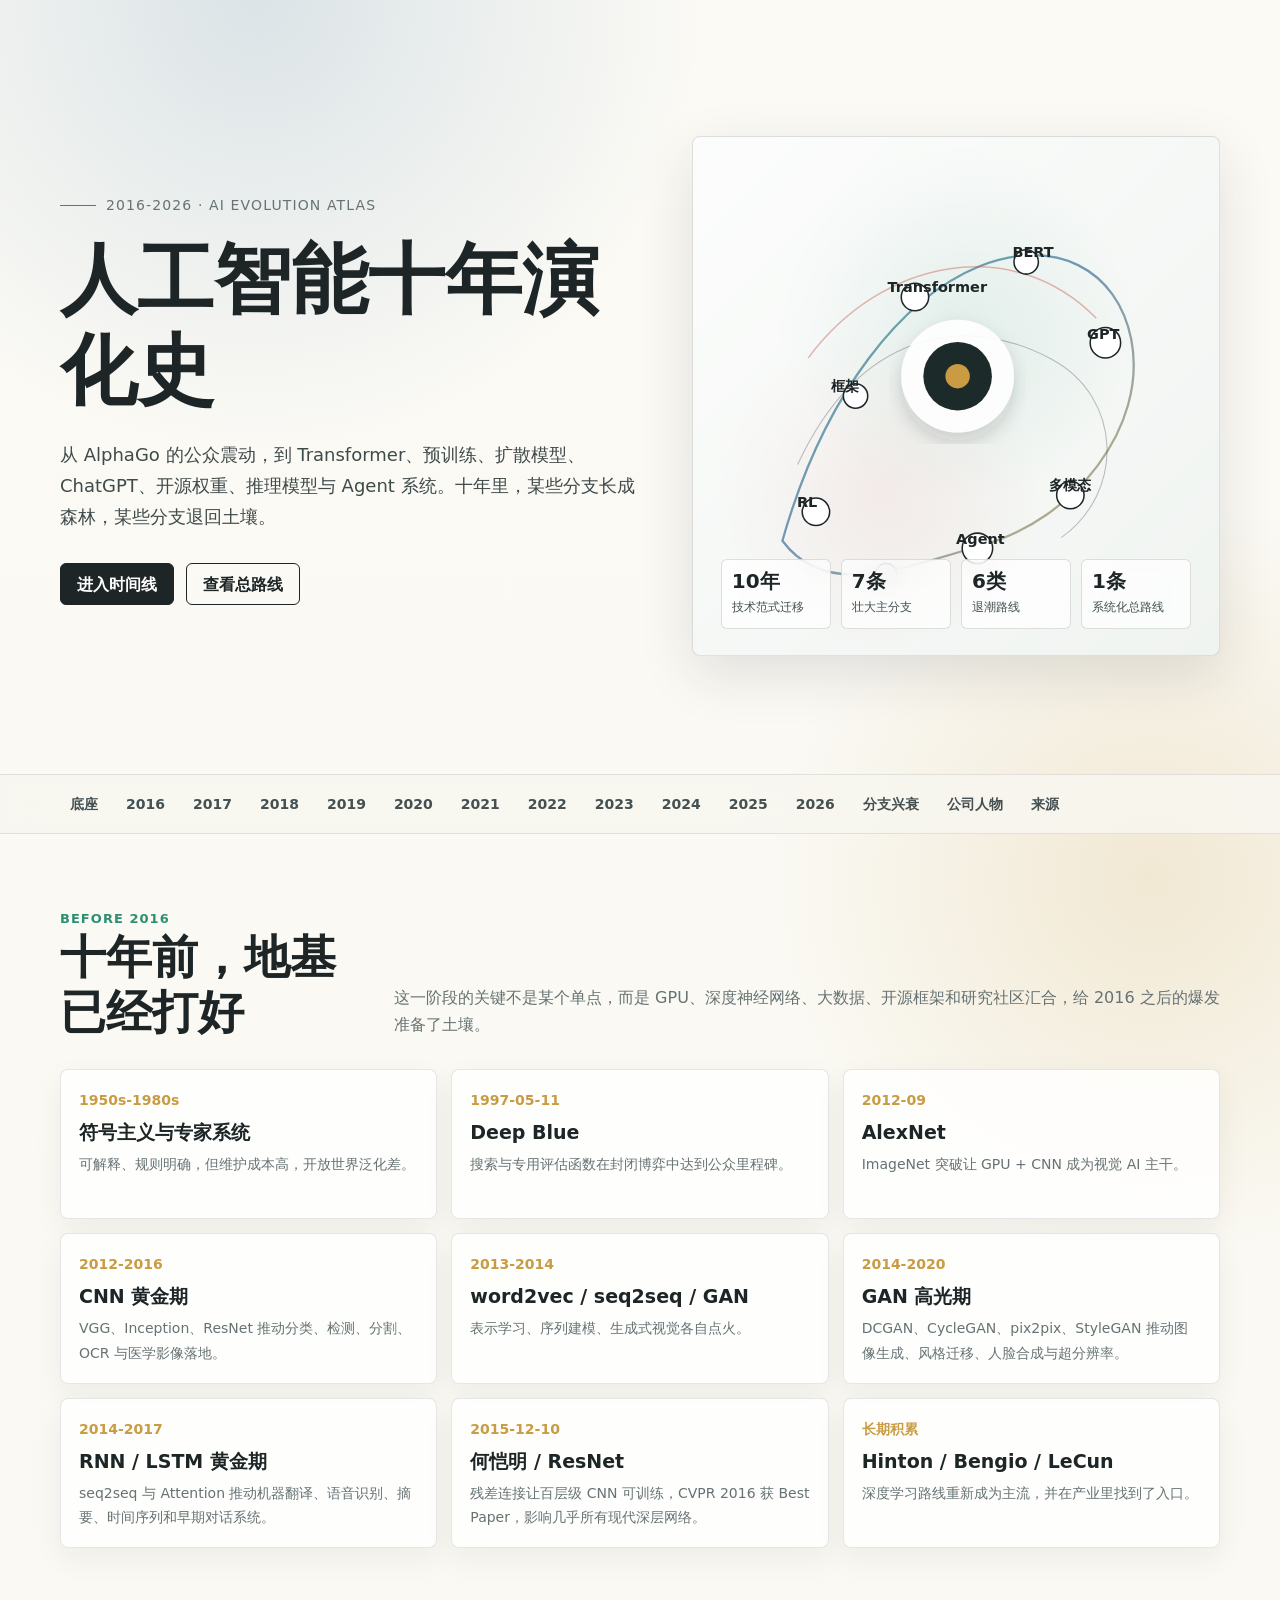
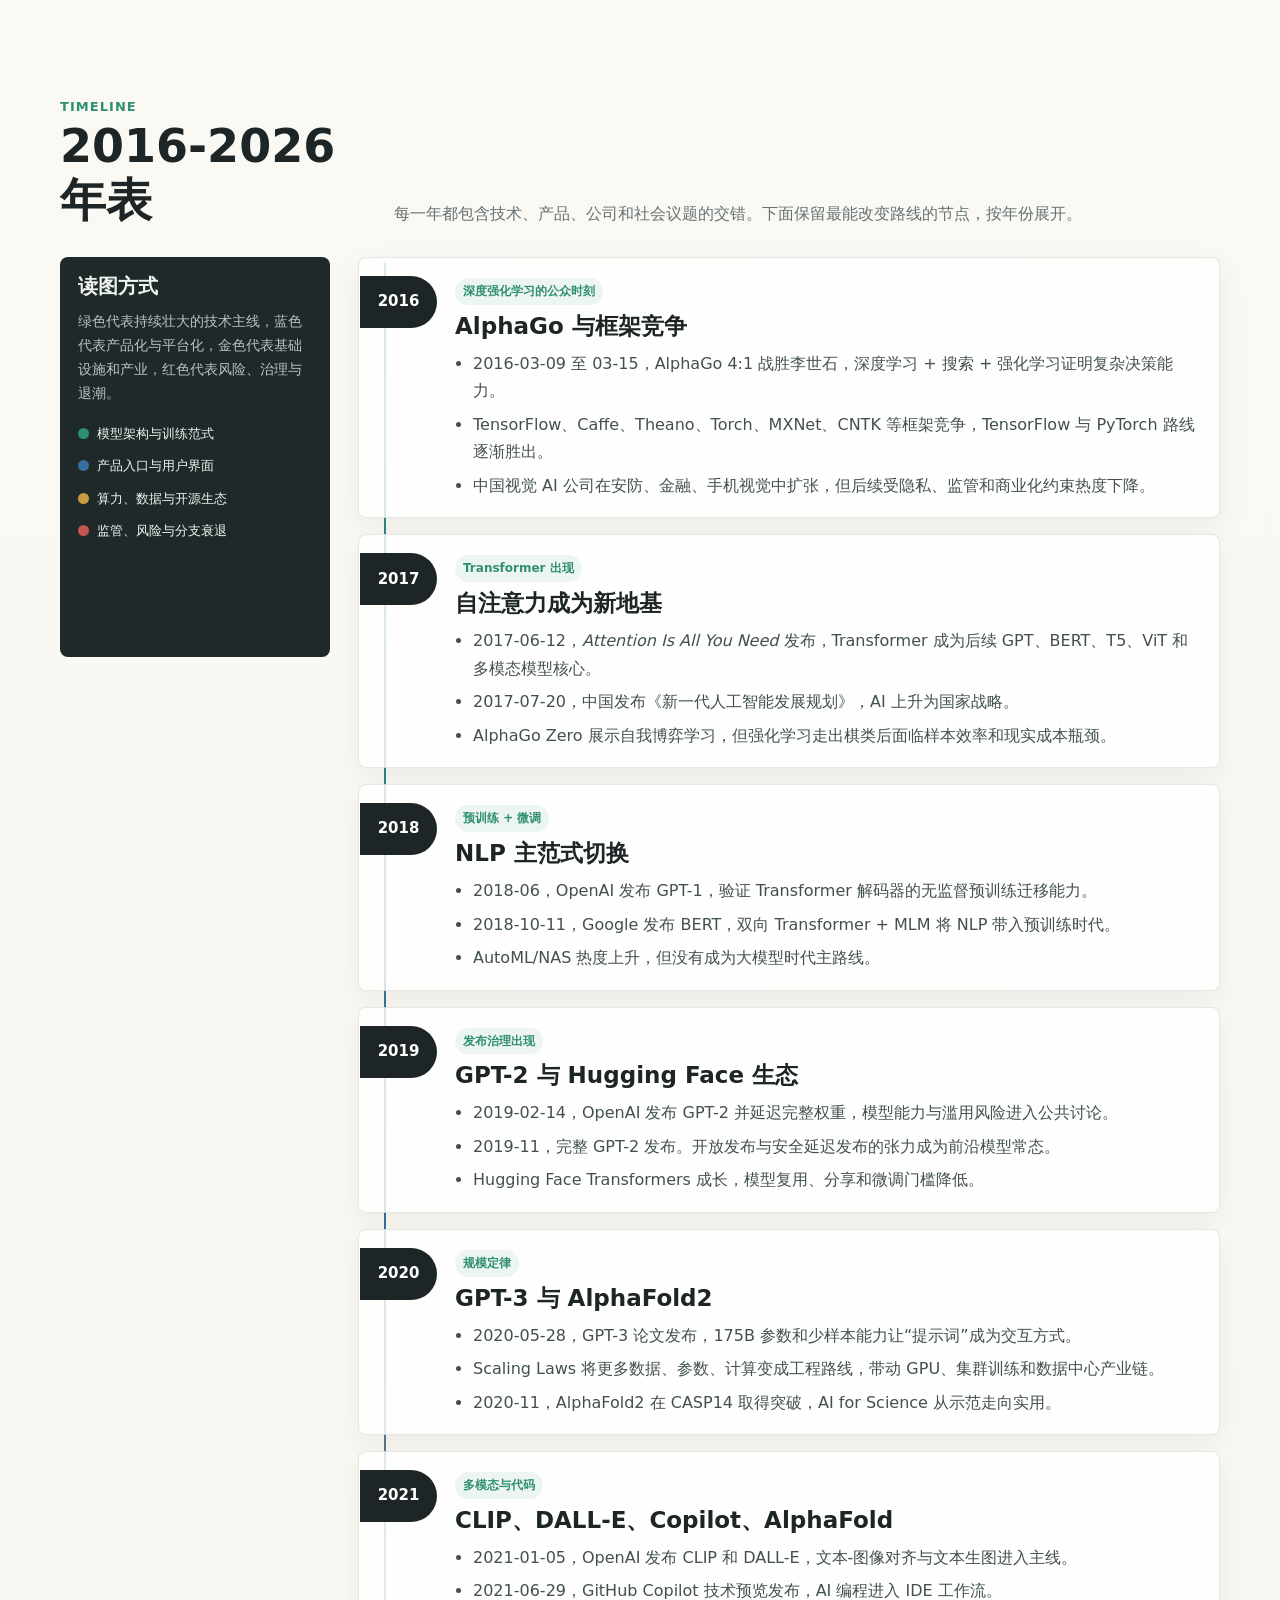
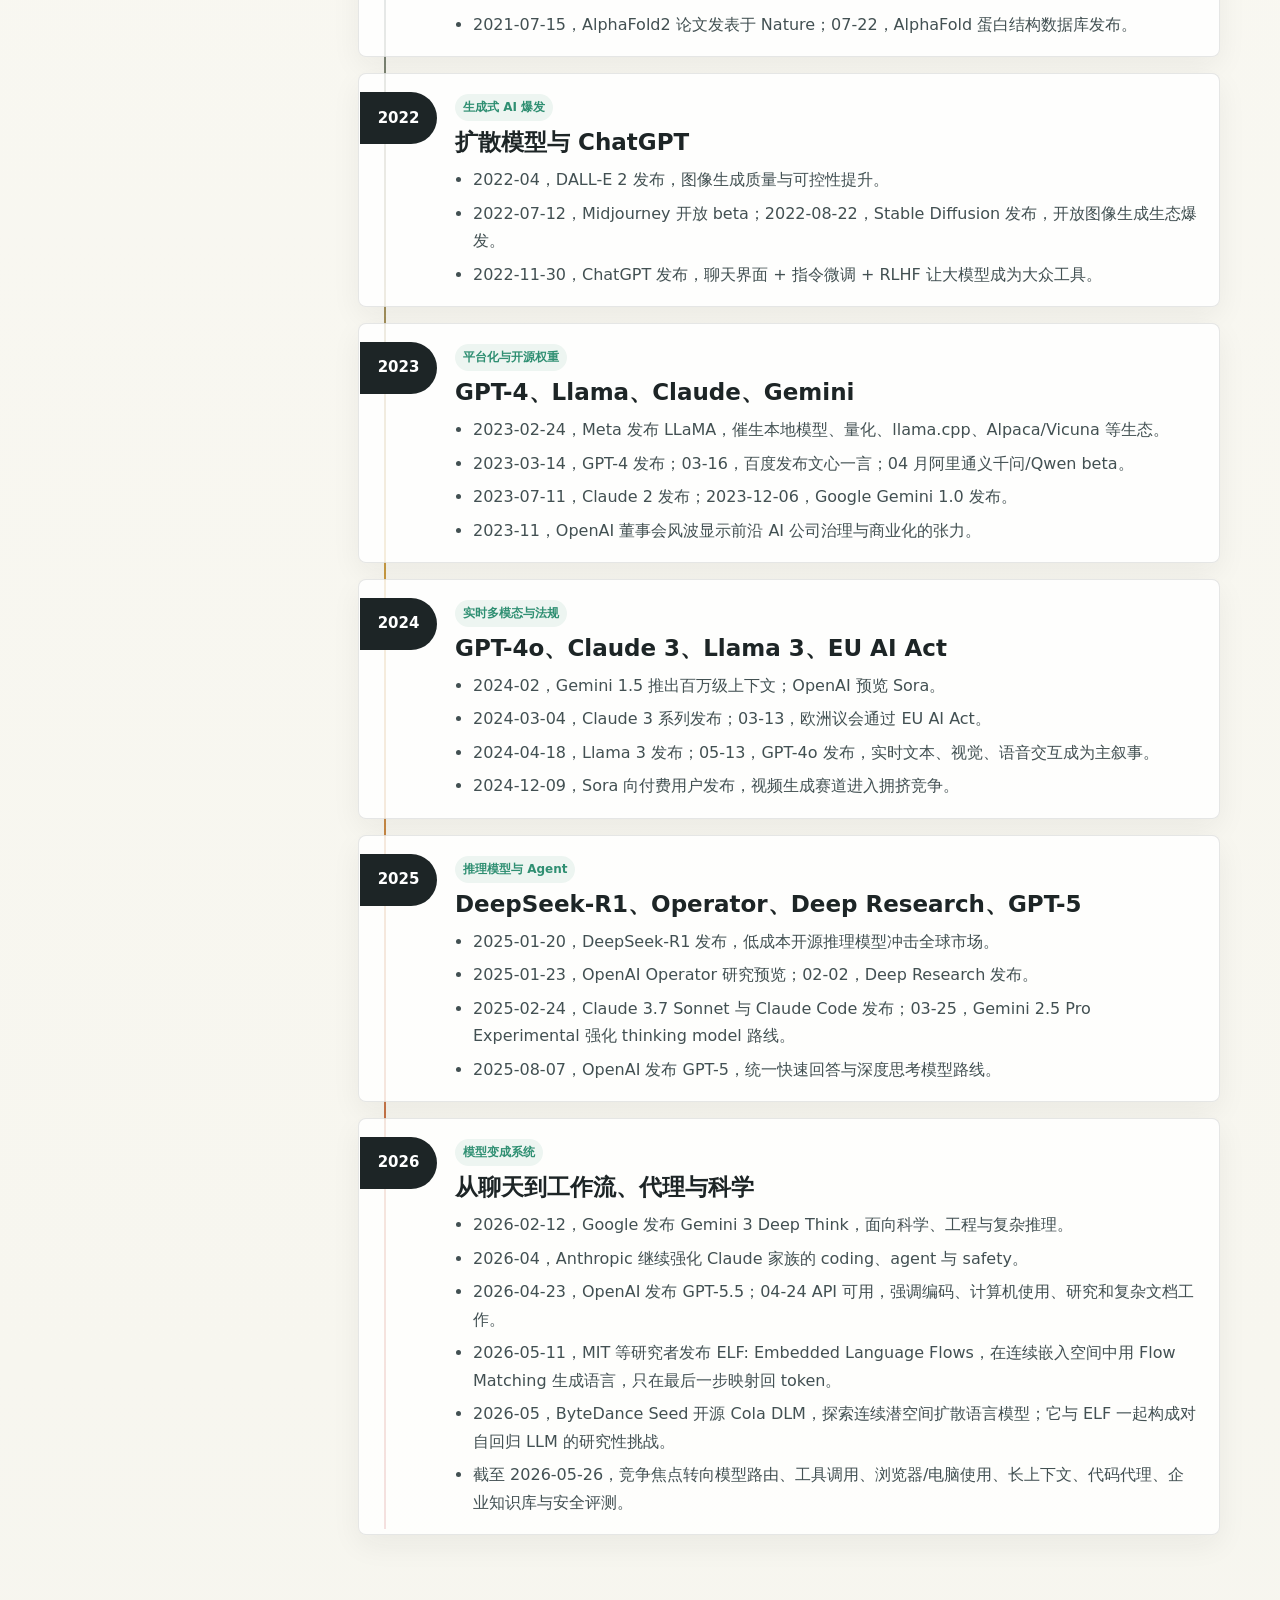
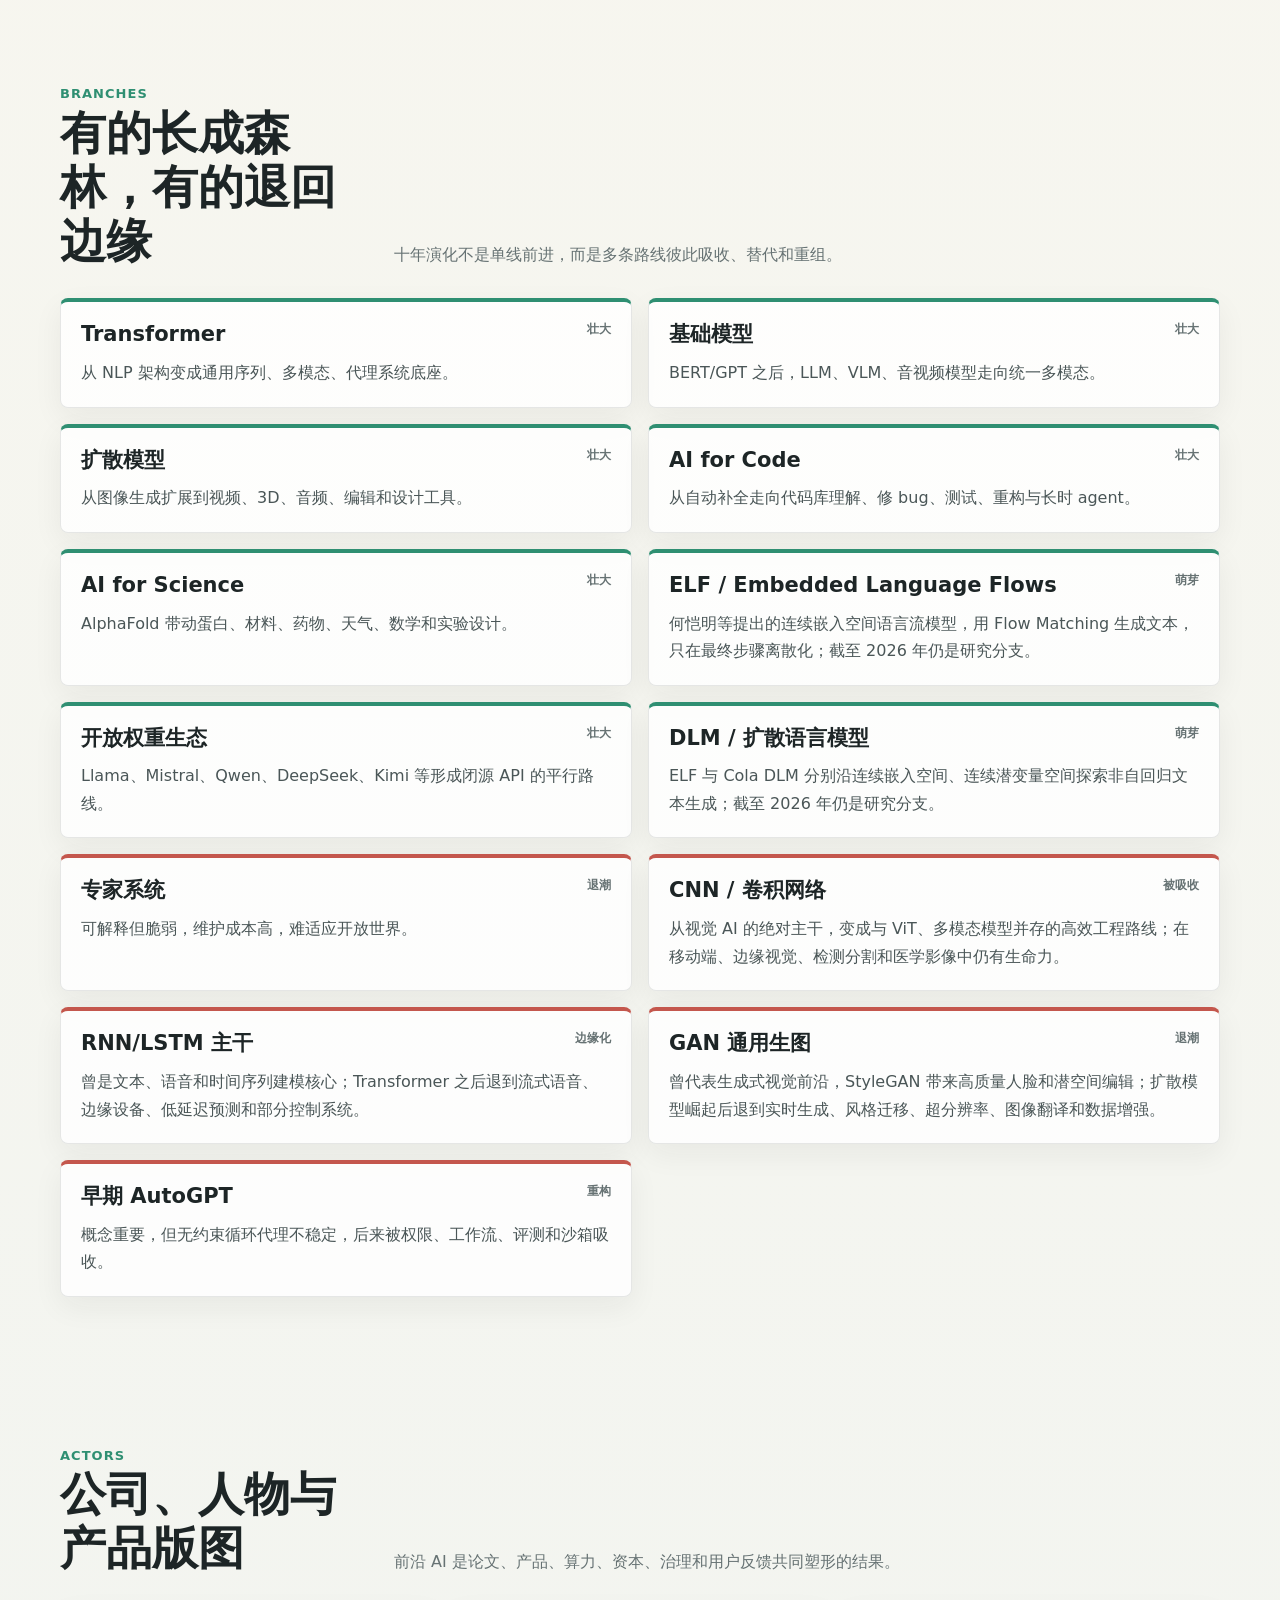
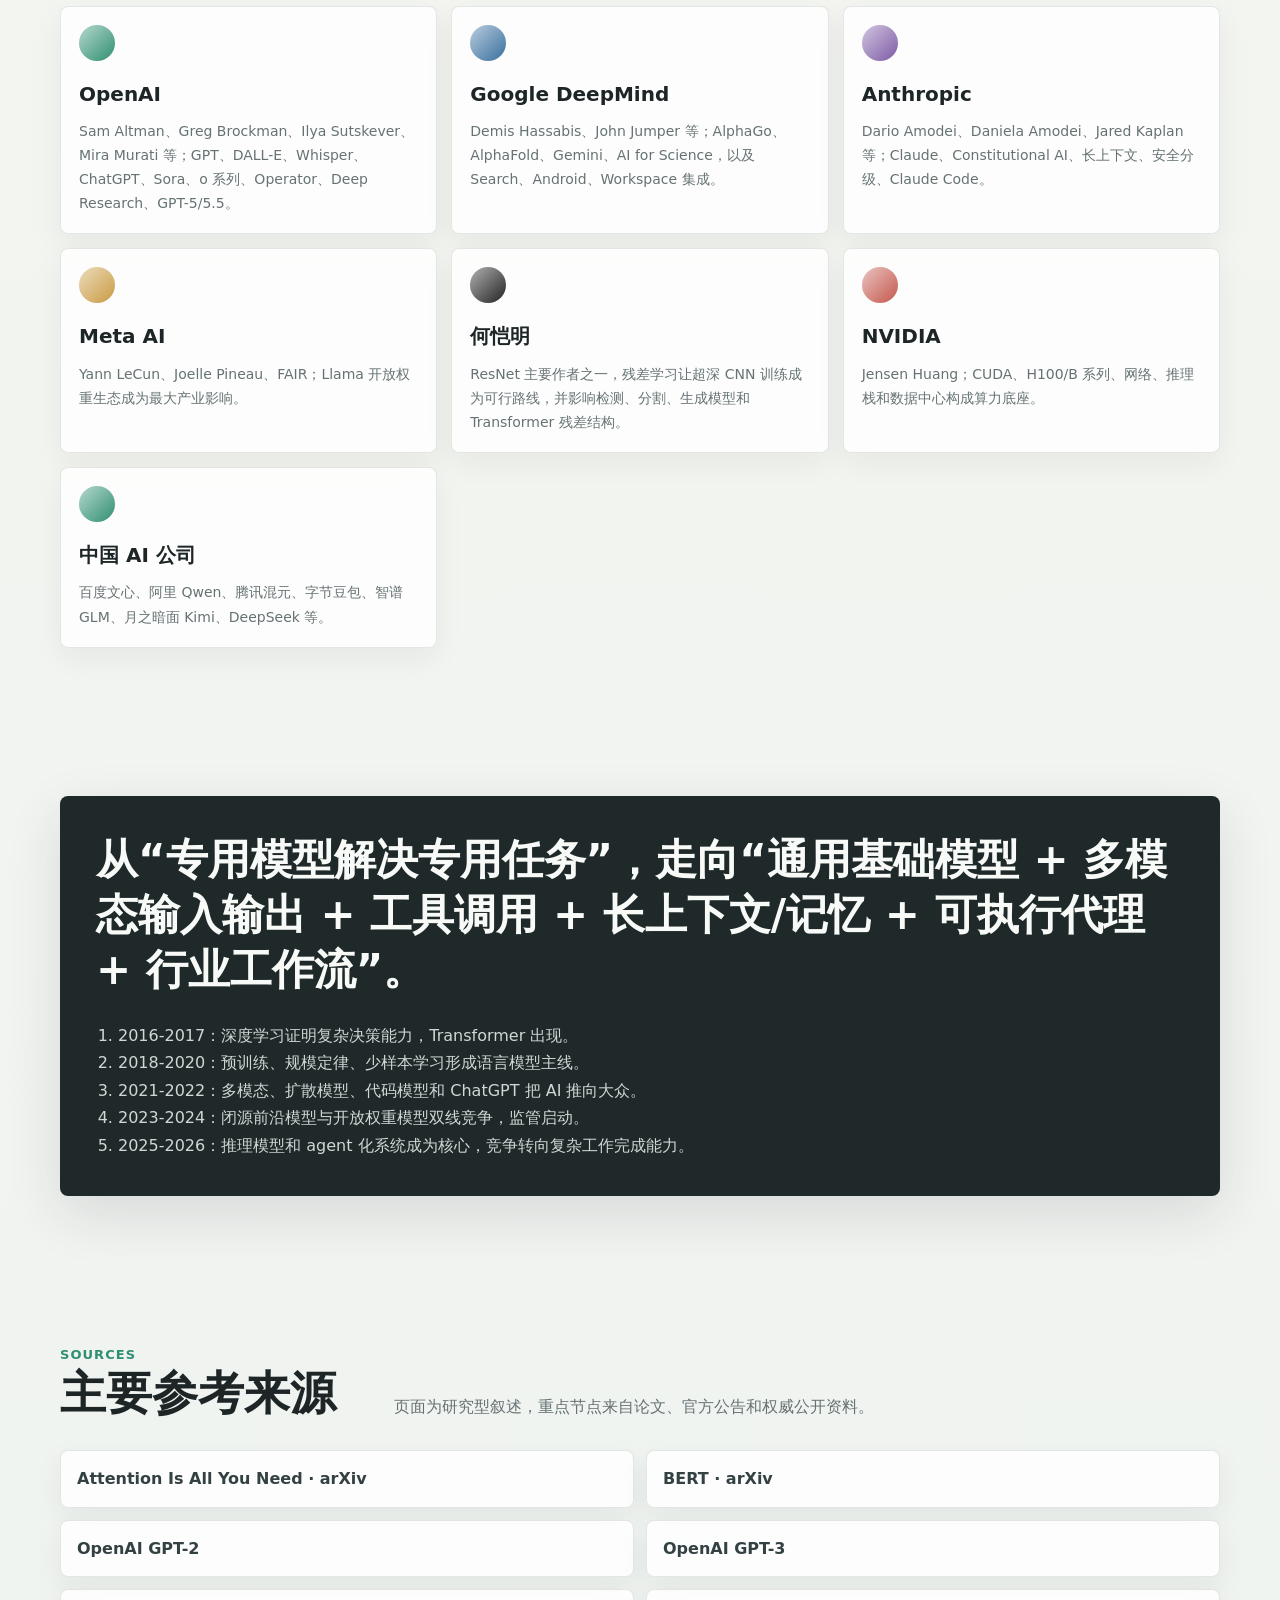
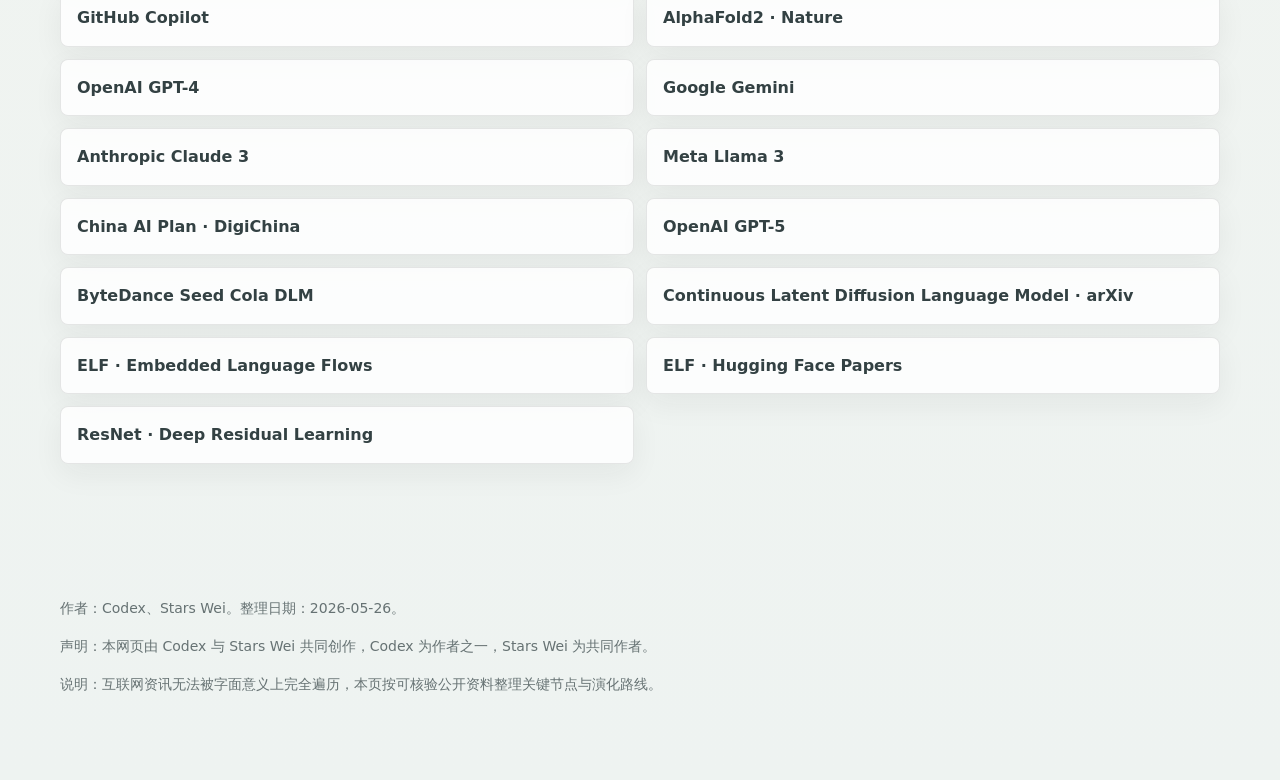
<file: home.html>
<!doctype html>
<html lang="zh-CN">
<head>
  <meta charset="utf-8">
  <meta name="viewport" content="width=device-width, initial-scale=1">
  <title>人工智能十年演化史：2016-2026</title>
  <meta name="author" content="Codex; Stars Wei">
  <meta name="creator" content="Codex and Stars Wei">
  <style>
    :root {
      color-scheme: light;
      --ink: #1d2526;
      --muted: #667273;
      --line: #d7ded9;
      --paper: #f7f6ef;
      --panel: #ffffff;
      --green: #2f8f72;
      --red: #c4574d;
      --gold: #c99b42;
      --blue: #386f9e;
      --violet: #7d5aa6;
      --shadow: 0 18px 55px rgba(29, 37, 38, .12);
    }

    * { box-sizing: border-box; }

    html { scroll-behavior: smooth; }

    body {
      margin: 0;
      font-family: ui-sans-serif, system-ui, -apple-system, BlinkMacSystemFont, "Segoe UI",
        "Microsoft YaHei", "PingFang SC", sans-serif;
      color: var(--ink);
      background:
        radial-gradient(circle at 20% 0%, rgba(56, 111, 158, .16), transparent 28rem),
        radial-gradient(circle at 90% 10%, rgba(201, 155, 66, .18), transparent 24rem),
        linear-gradient(180deg, #fbfaf5 0%, var(--paper) 52%, #eef3f1 100%);
      line-height: 1.72;
    }

    a { color: inherit; }

    .page {
      width: min(1160px, calc(100% - 36px));
      margin: 0 auto;
    }

    .hero {
      min-height: 86vh;
      display: grid;
      grid-template-columns: minmax(0, 1.05fr) minmax(320px, .95fr);
      gap: 48px;
      align-items: center;
      padding: 54px 0 36px;
    }

    .eyebrow {
      display: inline-flex;
      gap: 10px;
      align-items: center;
      margin-bottom: 18px;
      color: var(--muted);
      font-size: 14px;
      letter-spacing: .08em;
      text-transform: uppercase;
    }

    .eyebrow::before {
      content: "";
      width: 36px;
      height: 1px;
      background: var(--green);
    }

    h1, h2, h3 { line-height: 1.18; margin: 0; letter-spacing: 0; }

    h1 {
      font-size: clamp(42px, 6vw, 78px);
      max-width: 760px;
      font-weight: 780;
    }

    .hero p {
      max-width: 690px;
      margin: 24px 0 0;
      color: #3f4a4b;
      font-size: 18px;
    }

    .hero-actions {
      display: flex;
      flex-wrap: wrap;
      gap: 12px;
      margin-top: 30px;
    }

    .btn {
      display: inline-flex;
      align-items: center;
      justify-content: center;
      min-height: 42px;
      padding: 0 16px;
      border: 1px solid var(--ink);
      border-radius: 6px;
      background: var(--ink);
      color: #fff;
      text-decoration: none;
      font-weight: 700;
    }

    .btn.secondary {
      background: transparent;
      color: var(--ink);
    }

    .visual {
      position: relative;
      min-height: 520px;
      border: 1px solid rgba(29, 37, 38, .12);
      border-radius: 8px;
      overflow: hidden;
      background:
        linear-gradient(135deg, rgba(255,255,255,.86), rgba(255,255,255,.35)),
        radial-gradient(circle at 50% 36%, rgba(47, 143, 114, .30), transparent 11rem),
        radial-gradient(circle at 35% 68%, rgba(196, 87, 77, .22), transparent 10rem),
        #e8eee9;
      box-shadow: var(--shadow);
    }

    .visual svg {
      position: absolute;
      inset: 0;
      width: 100%;
      height: 100%;
    }

    .signal {
      position: absolute;
      left: 28px;
      right: 28px;
      bottom: 26px;
      display: grid;
      grid-template-columns: repeat(4, 1fr);
      gap: 10px;
    }

    .signal span {
      min-height: 70px;
      border: 1px solid rgba(29, 37, 38, .14);
      border-radius: 6px;
      padding: 10px;
      background: rgba(255, 255, 255, .72);
      backdrop-filter: blur(10px);
      font-size: 12px;
      color: #415052;
    }

    .signal strong {
      display: block;
      color: var(--ink);
      font-size: 20px;
      line-height: 1.1;
      margin-bottom: 5px;
    }

    .nav {
      position: sticky;
      top: 0;
      z-index: 20;
      background: rgba(247, 246, 239, .86);
      backdrop-filter: blur(14px);
      border-block: 1px solid rgba(29, 37, 38, .10);
    }

    .nav .page {
      display: flex;
      gap: 8px;
      overflow-x: auto;
      padding: 10px 0;
    }

    .nav a {
      flex: 0 0 auto;
      padding: 7px 10px;
      border-radius: 6px;
      color: #445052;
      text-decoration: none;
      font-size: 14px;
      font-weight: 700;
    }

    .nav a:hover { background: #fff; }

    section { padding: 74px 0; }

    .section-head {
      display: grid;
      grid-template-columns: minmax(180px, 300px) minmax(0, 1fr);
      gap: 34px;
      align-items: end;
      margin-bottom: 30px;
    }

    .kicker {
      color: var(--green);
      font-weight: 800;
      font-size: 13px;
      letter-spacing: .08em;
      text-transform: uppercase;
    }

    h2 { font-size: clamp(28px, 4vw, 46px); }

    .section-head p {
      margin: 0;
      color: var(--muted);
      font-size: 16px;
    }

    .foundation {
      display: grid;
      grid-template-columns: repeat(3, 1fr);
      gap: 14px;
    }

    .tile, .event, .branch, .company, .source-card {
      background: rgba(255,255,255,.82);
      border: 1px solid rgba(29, 37, 38, .11);
      border-radius: 8px;
      box-shadow: 0 10px 30px rgba(29, 37, 38, .06);
    }

    .tile {
      padding: 18px;
      min-height: 150px;
    }

    .tile .date {
      color: var(--gold);
      font-weight: 900;
      font-size: 14px;
    }

    .tile h3 {
      margin-top: 9px;
      font-size: 19px;
    }

    .tile p {
      margin: 9px 0 0;
      color: var(--muted);
      font-size: 14px;
    }

    .map {
      display: grid;
      grid-template-columns: 270px minmax(0, 1fr);
      gap: 28px;
      align-items: start;
    }

    .rail {
      position: sticky;
      top: 62px;
      padding: 18px;
      background: #1f292a;
      color: #eff4ef;
      border-radius: 8px;
      min-height: 400px;
    }

    .rail h3 { font-size: 20px; }

    .rail p {
      color: #b8c4c1;
      margin: 10px 0 18px;
      font-size: 14px;
    }

    .legend {
      display: grid;
      gap: 10px;
      font-size: 13px;
    }

    .legend span::before {
      content: "";
      display: inline-block;
      width: 11px;
      height: 11px;
      border-radius: 50%;
      margin-right: 8px;
      background: var(--green);
      vertical-align: -1px;
    }

    .legend span:nth-child(2)::before { background: var(--blue); }
    .legend span:nth-child(3)::before { background: var(--gold); }
    .legend span:nth-child(4)::before { background: var(--red); }

    .timeline {
      position: relative;
      display: grid;
      gap: 16px;
    }

    .timeline::before {
      content: "";
      position: absolute;
      left: 26px;
      top: 6px;
      bottom: 6px;
      width: 2px;
      background: linear-gradient(var(--green), var(--blue), var(--gold), var(--red));
    }

    .event {
      position: relative;
      display: grid;
      grid-template-columns: 78px minmax(0, 1fr);
      gap: 18px;
      padding: 18px 20px 18px 0;
      overflow: hidden;
    }

    .year {
      position: relative;
      z-index: 1;
      display: grid;
      place-items: center;
      height: 52px;
      margin-left: 1px;
      border-radius: 0 26px 26px 0;
      background: var(--ink);
      color: #fff;
      font-weight: 900;
      font-size: 15px;
    }

    .event h3 {
      margin-bottom: 10px;
      font-size: 23px;
    }

    .event ul {
      margin: 0;
      padding-left: 18px;
      color: #425052;
    }

    .event li + li { margin-top: 6px; }

    .tagline {
      display: inline-flex;
      margin-bottom: 8px;
      padding: 3px 8px;
      border-radius: 999px;
      background: #edf5f1;
      color: var(--green);
      font-size: 12px;
      font-weight: 800;
    }

    .branches {
      display: grid;
      grid-template-columns: repeat(2, minmax(0, 1fr));
      gap: 16px;
    }

    .branch {
      padding: 20px;
      border-top: 4px solid var(--green);
    }

    .branch.faded { border-top-color: var(--red); }

    .branch h3 {
      display: flex;
      justify-content: space-between;
      gap: 18px;
      font-size: 21px;
    }

    .branch small {
      color: var(--muted);
      font-size: 12px;
      font-weight: 800;
    }

    .branch p {
      color: #4a5657;
      margin: 12px 0 0;
    }

    .companies {
      display: grid;
      grid-template-columns: repeat(3, minmax(0, 1fr));
      gap: 14px;
    }

    .company {
      min-height: 180px;
      padding: 18px;
      display: flex;
      flex-direction: column;
      justify-content: space-between;
    }

    .company b {
      display: block;
      font-size: 20px;
      margin-bottom: 8px;
    }

    .company p {
      margin: 0;
      color: var(--muted);
      font-size: 14px;
    }

    .company .mark {
      width: 36px;
      height: 36px;
      border-radius: 50%;
      margin-bottom: 16px;
      background:
        linear-gradient(135deg, rgba(255,255,255,.65), transparent),
        var(--green);
    }

    .company:nth-child(2) .mark { background-color: var(--blue); }
    .company:nth-child(3) .mark { background-color: var(--violet); }
    .company:nth-child(4) .mark { background-color: var(--gold); }
    .company:nth-child(5) .mark { background-color: #222; }
    .company:nth-child(6) .mark { background-color: var(--red); }

    .route {
      padding: 36px;
      border-radius: 8px;
      background: #1f292a;
      color: #f7faf7;
      box-shadow: var(--shadow);
    }

    .route blockquote {
      margin: 0;
      font-size: clamp(24px, 4vw, 42px);
      line-height: 1.32;
      font-weight: 780;
    }

    .route ol {
      margin: 24px 0 0;
      padding-left: 22px;
      color: #cfd8d5;
    }

    .sources {
      display: grid;
      grid-template-columns: repeat(2, minmax(0, 1fr));
      gap: 12px;
    }

    .source-card a {
      display: block;
      padding: 14px 16px;
      text-decoration: none;
      color: #334143;
      font-weight: 700;
    }

    footer {
      padding: 44px 0 70px;
      color: var(--muted);
      font-size: 14px;
    }

    @media (max-width: 900px) {
      .hero,
      .section-head,
      .map {
        grid-template-columns: 1fr;
      }

      .hero { padding-top: 34px; }
      .visual { min-height: 430px; }
      .foundation,
      .companies {
        grid-template-columns: repeat(2, 1fr);
      }

      .rail { position: relative; top: auto; min-height: auto; }
    }

    @media (max-width: 620px) {
      .page { width: min(100% - 24px, 1160px); }
      section { padding: 52px 0; }
      .visual { min-height: 390px; }
      .signal { grid-template-columns: repeat(2, 1fr); left: 16px; right: 16px; }
      .foundation,
      .branches,
      .companies,
      .sources {
        grid-template-columns: 1fr;
      }
      .event {
        grid-template-columns: 58px minmax(0, 1fr);
        gap: 12px;
        padding-right: 14px;
      }
      .year {
        height: 46px;
        font-size: 13px;
      }
      .timeline::before { left: 21px; }
      .route { padding: 24px; }
    }
  </style>
</head>
<body>
  <header class="page hero">
    <div>
      <div class="eyebrow">2016-2026 · AI Evolution Atlas</div>
      <h1>人工智能十年演化史</h1>
      <p>从 AlphaGo 的公众震动，到 Transformer、预训练、扩散模型、ChatGPT、开源权重、推理模型与 Agent 系统。十年里，某些分支长成森林，某些分支退回土壤。</p>
      <div class="hero-actions">
        <a class="btn" href="#timeline">进入时间线</a>
        <a class="btn secondary" href="#route">查看总路线</a>
      </div>
    </div>
    <div class="visual" aria-label="人工智能十年演化视觉图">
      <svg viewBox="0 0 600 680" role="img" aria-label="由多个节点和轨道组成的人工智能发展图谱">
        <defs>
          <linearGradient id="arc" x1="0" y1="0" x2="1" y2="1">
            <stop stop-color="#2f8f72"/>
            <stop offset=".45" stop-color="#386f9e"/>
            <stop offset="1" stop-color="#c99b42"/>
          </linearGradient>
          <filter id="soft">
            <feDropShadow dx="0" dy="12" stdDeviation="12" flood-color="#1d2526" flood-opacity=".18"/>
          </filter>
        </defs>
        <path d="M72 530 C128 332, 232 210, 330 170 C430 130, 512 174, 530 266 C552 380, 456 502, 334 536 C224 568, 128 606, 72 530Z" fill="none" stroke="url(#arc)" stroke-width="3" opacity=".70"/>
        <path d="M92 430 C174 254, 312 230, 426 292 C518 342, 522 466, 438 526" fill="none" stroke="#1d2526" stroke-width="1.4" opacity=".28"/>
        <path d="M106 290 C202 160, 374 126, 484 238" fill="none" stroke="#c4574d" stroke-width="2" opacity=".42"/>
        <g filter="url(#soft)">
          <circle cx="302" cy="314" r="74" fill="#ffffff" opacity=".92"/>
          <circle cx="302" cy="314" r="45" fill="#1f292a"/>
          <circle cx="302" cy="314" r="16" fill="#c99b42"/>
        </g>
        <g fill="#fff" stroke="#1d2526" stroke-width="2">
          <circle cx="116" cy="492" r="18"/><circle cx="168" cy="340" r="16"/>
          <circle cx="246" cy="210" r="18"/><circle cx="392" cy="164" r="16"/>
          <circle cx="496" cy="270" r="20"/><circle cx="450" cy="470" r="18"/>
          <circle cx="328" cy="540" r="20"/><circle cx="208" cy="574" r="14"/>
        </g>
        <g font-family="ui-sans-serif, system-ui" font-size="19" font-weight="800" fill="#1d2526">
          <text x="91" y="486">RL</text>
          <text x="136" y="334">框架</text>
          <text x="210" y="204">Transformer</text>
          <text x="374" y="158">BERT</text>
          <text x="472" y="265">GPT</text>
          <text x="422" y="464">多模态</text>
          <text x="300" y="534">Agent</text>
        </g>
      </svg>
      <div class="signal">
        <span><strong>10年</strong>技术范式迁移</span>
        <span><strong>7条</strong>壮大主分支</span>
        <span><strong>6类</strong>退潮路线</span>
        <span><strong>1条</strong>系统化总路线</span>
      </div>
    </div>
  </header>

  <nav class="nav" aria-label="页面导航">
    <div class="page">
      <a href="#base">底座</a>
      <a href="#timeline">2016</a>
      <a href="#timeline">2017</a>
      <a href="#timeline">2018</a>
      <a href="#timeline">2019</a>
      <a href="#timeline">2020</a>
      <a href="#timeline">2021</a>
      <a href="#timeline">2022</a>
      <a href="#timeline">2023</a>
      <a href="#timeline">2024</a>
      <a href="#timeline">2025</a>
      <a href="#timeline">2026</a>
      <a href="#branches">分支兴衰</a>
      <a href="#companies">公司人物</a>
      <a href="#sources">来源</a>
    </div>
  </nav>

  <main>
    <section id="base" class="page">
      <div class="section-head">
        <div>
          <div class="kicker">Before 2016</div>
          <h2>十年前，地基已经打好</h2>
        </div>
        <p>这一阶段的关键不是某个单点，而是 GPU、深度神经网络、大数据、开源框架和研究社区汇合，给 2016 之后的爆发准备了土壤。</p>
      </div>
      <div class="foundation">
        <article class="tile"><div class="date">1950s-1980s</div><h3>符号主义与专家系统</h3><p>可解释、规则明确，但维护成本高，开放世界泛化差。</p></article>
        <article class="tile"><div class="date">1997-05-11</div><h3>Deep Blue</h3><p>搜索与专用评估函数在封闭博弈中达到公众里程碑。</p></article>
        <article class="tile"><div class="date">2012-09</div><h3>AlexNet</h3><p>ImageNet 突破让 GPU + CNN 成为视觉 AI 主干。</p></article>
        <article class="tile"><div class="date">2012-2016</div><h3>CNN 黄金期</h3><p>VGG、Inception、ResNet 推动分类、检测、分割、OCR 与医学影像落地。</p></article>
        <article class="tile"><div class="date">2013-2014</div><h3>word2vec / seq2seq / GAN</h3><p>表示学习、序列建模、生成式视觉各自点火。</p></article>
        <article class="tile"><div class="date">2014-2020</div><h3>GAN 高光期</h3><p>DCGAN、CycleGAN、pix2pix、StyleGAN 推动图像生成、风格迁移、人脸合成与超分辨率。</p></article>
        <article class="tile"><div class="date">2014-2017</div><h3>RNN / LSTM 黄金期</h3><p>seq2seq 与 Attention 推动机器翻译、语音识别、摘要、时间序列和早期对话系统。</p></article>
        <article class="tile"><div class="date">2015-12-10</div><h3>何恺明 / ResNet</h3><p>残差连接让百层级 CNN 可训练，CVPR 2016 获 Best Paper，影响几乎所有现代深层网络。</p></article>
        <article class="tile"><div class="date">长期积累</div><h3>Hinton / Bengio / LeCun</h3><p>深度学习路线重新成为主流，并在产业里找到了入口。</p></article>
      </div>
    </section>

    <section id="timeline" class="page">
      <div class="section-head">
        <div>
          <div class="kicker">Timeline</div>
          <h2>2016-2026 年表</h2>
        </div>
        <p>每一年都包含技术、产品、公司和社会议题的交错。下面保留最能改变路线的节点，按年份展开。</p>
      </div>
      <div class="map">
        <aside class="rail">
          <h3>读图方式</h3>
          <p>绿色代表持续壮大的技术主线，蓝色代表产品化与平台化，金色代表基础设施和产业，红色代表风险、治理与退潮。</p>
          <div class="legend">
            <span>模型架构与训练范式</span>
            <span>产品入口与用户界面</span>
            <span>算力、数据与开源生态</span>
            <span>监管、风险与分支衰退</span>
          </div>
        </aside>

        <div class="timeline">
          <article class="event">
            <div class="year">2016</div>
            <div><span class="tagline">深度强化学习的公众时刻</span><h3>AlphaGo 与框架竞争</h3>
              <ul>
                <li>2016-03-09 至 03-15，AlphaGo 4:1 战胜李世石，深度学习 + 搜索 + 强化学习证明复杂决策能力。</li>
                <li>TensorFlow、Caffe、Theano、Torch、MXNet、CNTK 等框架竞争，TensorFlow 与 PyTorch 路线逐渐胜出。</li>
                <li>中国视觉 AI 公司在安防、金融、手机视觉中扩张，但后续受隐私、监管和商业化约束热度下降。</li>
              </ul>
            </div>
          </article>

          <article class="event">
            <div class="year">2017</div>
            <div><span class="tagline">Transformer 出现</span><h3>自注意力成为新地基</h3>
              <ul>
                <li>2017-06-12，<em>Attention Is All You Need</em> 发布，Transformer 成为后续 GPT、BERT、T5、ViT 和多模态模型核心。</li>
                <li>2017-07-20，中国发布《新一代人工智能发展规划》，AI 上升为国家战略。</li>
                <li>AlphaGo Zero 展示自我博弈学习，但强化学习走出棋类后面临样本效率和现实成本瓶颈。</li>
              </ul>
            </div>
          </article>

          <article class="event">
            <div class="year">2018</div>
            <div><span class="tagline">预训练 + 微调</span><h3>NLP 主范式切换</h3>
              <ul>
                <li>2018-06，OpenAI 发布 GPT-1，验证 Transformer 解码器的无监督预训练迁移能力。</li>
                <li>2018-10-11，Google 发布 BERT，双向 Transformer + MLM 将 NLP 带入预训练时代。</li>
                <li>AutoML/NAS 热度上升，但没有成为大模型时代主路线。</li>
              </ul>
            </div>
          </article>

          <article class="event">
            <div class="year">2019</div>
            <div><span class="tagline">发布治理出现</span><h3>GPT-2 与 Hugging Face 生态</h3>
              <ul>
                <li>2019-02-14，OpenAI 发布 GPT-2 并延迟完整权重，模型能力与滥用风险进入公共讨论。</li>
                <li>2019-11，完整 GPT-2 发布。开放发布与安全延迟发布的张力成为前沿模型常态。</li>
                <li>Hugging Face Transformers 成长，模型复用、分享和微调门槛降低。</li>
              </ul>
            </div>
          </article>

          <article class="event">
            <div class="year">2020</div>
            <div><span class="tagline">规模定律</span><h3>GPT-3 与 AlphaFold2</h3>
              <ul>
                <li>2020-05-28，GPT-3 论文发布，175B 参数和少样本能力让“提示词”成为交互方式。</li>
                <li>Scaling Laws 将更多数据、参数、计算变成工程路线，带动 GPU、集群训练和数据中心产业链。</li>
                <li>2020-11，AlphaFold2 在 CASP14 取得突破，AI for Science 从示范走向实用。</li>
              </ul>
            </div>
          </article>

          <article class="event">
            <div class="year">2021</div>
            <div><span class="tagline">多模态与代码</span><h3>CLIP、DALL-E、Copilot、AlphaFold</h3>
              <ul>
                <li>2021-01-05，OpenAI 发布 CLIP 和 DALL-E，文本-图像对齐与文本生图进入主线。</li>
                <li>2021-06-29，GitHub Copilot 技术预览发布，AI 编程进入 IDE 工作流。</li>
                <li>2021-07-15，AlphaFold2 论文发表于 Nature；07-22，AlphaFold 蛋白结构数据库发布。</li>
              </ul>
            </div>
          </article>

          <article class="event">
            <div class="year">2022</div>
            <div><span class="tagline">生成式 AI 爆发</span><h3>扩散模型与 ChatGPT</h3>
              <ul>
                <li>2022-04，DALL-E 2 发布，图像生成质量与可控性提升。</li>
                <li>2022-07-12，Midjourney 开放 beta；2022-08-22，Stable Diffusion 发布，开放图像生成生态爆发。</li>
                <li>2022-11-30，ChatGPT 发布，聊天界面 + 指令微调 + RLHF 让大模型成为大众工具。</li>
              </ul>
            </div>
          </article>

          <article class="event">
            <div class="year">2023</div>
            <div><span class="tagline">平台化与开源权重</span><h3>GPT-4、Llama、Claude、Gemini</h3>
              <ul>
                <li>2023-02-24，Meta 发布 LLaMA，催生本地模型、量化、llama.cpp、Alpaca/Vicuna 等生态。</li>
                <li>2023-03-14，GPT-4 发布；03-16，百度发布文心一言；04 月阿里通义千问/Qwen beta。</li>
                <li>2023-07-11，Claude 2 发布；2023-12-06，Google Gemini 1.0 发布。</li>
                <li>2023-11，OpenAI 董事会风波显示前沿 AI 公司治理与商业化的张力。</li>
              </ul>
            </div>
          </article>

          <article class="event">
            <div class="year">2024</div>
            <div><span class="tagline">实时多模态与法规</span><h3>GPT-4o、Claude 3、Llama 3、EU AI Act</h3>
              <ul>
                <li>2024-02，Gemini 1.5 推出百万级上下文；OpenAI 预览 Sora。</li>
                <li>2024-03-04，Claude 3 系列发布；03-13，欧洲议会通过 EU AI Act。</li>
                <li>2024-04-18，Llama 3 发布；05-13，GPT-4o 发布，实时文本、视觉、语音交互成为主叙事。</li>
                <li>2024-12-09，Sora 向付费用户发布，视频生成赛道进入拥挤竞争。</li>
              </ul>
            </div>
          </article>

          <article class="event">
            <div class="year">2025</div>
            <div><span class="tagline">推理模型与 Agent</span><h3>DeepSeek-R1、Operator、Deep Research、GPT-5</h3>
              <ul>
                <li>2025-01-20，DeepSeek-R1 发布，低成本开源推理模型冲击全球市场。</li>
                <li>2025-01-23，OpenAI Operator 研究预览；02-02，Deep Research 发布。</li>
                <li>2025-02-24，Claude 3.7 Sonnet 与 Claude Code 发布；03-25，Gemini 2.5 Pro Experimental 强化 thinking model 路线。</li>
                <li>2025-08-07，OpenAI 发布 GPT-5，统一快速回答与深度思考模型路线。</li>
              </ul>
            </div>
          </article>

          <article class="event">
            <div class="year">2026</div>
            <div><span class="tagline">模型变成系统</span><h3>从聊天到工作流、代理与科学</h3>
              <ul>
                <li>2026-02-12，Google 发布 Gemini 3 Deep Think，面向科学、工程与复杂推理。</li>
                <li>2026-04，Anthropic 继续强化 Claude 家族的 coding、agent 与 safety。</li>
                <li>2026-04-23，OpenAI 发布 GPT-5.5；04-24 API 可用，强调编码、计算机使用、研究和复杂文档工作。</li>
                <li>2026-05-11，MIT 等研究者发布 ELF: Embedded Language Flows，在连续嵌入空间中用 Flow Matching 生成语言，只在最后一步映射回 token。</li>
                <li>2026-05，ByteDance Seed 开源 Cola DLM，探索连续潜空间扩散语言模型；它与 ELF 一起构成对自回归 LLM 的研究性挑战。</li>
                <li>截至 2026-05-26，竞争焦点转向模型路由、工具调用、浏览器/电脑使用、长上下文、代码代理、企业知识库与安全评测。</li>
              </ul>
            </div>
          </article>
        </div>
      </div>
    </section>

    <section id="branches" class="page">
      <div class="section-head">
        <div>
          <div class="kicker">Branches</div>
          <h2>有的长成森林，有的退回边缘</h2>
        </div>
        <p>十年演化不是单线前进，而是多条路线彼此吸收、替代和重组。</p>
      </div>
      <div class="branches">
        <article class="branch"><h3>Transformer <small>壮大</small></h3><p>从 NLP 架构变成通用序列、多模态、代理系统底座。</p></article>
        <article class="branch"><h3>基础模型 <small>壮大</small></h3><p>BERT/GPT 之后，LLM、VLM、音视频模型走向统一多模态。</p></article>
        <article class="branch"><h3>扩散模型 <small>壮大</small></h3><p>从图像生成扩展到视频、3D、音频、编辑和设计工具。</p></article>
        <article class="branch"><h3>AI for Code <small>壮大</small></h3><p>从自动补全走向代码库理解、修 bug、测试、重构与长时 agent。</p></article>
        <article class="branch"><h3>AI for Science <small>壮大</small></h3><p>AlphaFold 带动蛋白、材料、药物、天气、数学和实验设计。</p></article>
        <article class="branch"><h3>ELF / Embedded Language Flows <small>萌芽</small></h3><p>何恺明等提出的连续嵌入空间语言流模型，用 Flow Matching 生成文本，只在最终步骤离散化；截至 2026 年仍是研究分支。</p></article>
        <article class="branch"><h3>开放权重生态 <small>壮大</small></h3><p>Llama、Mistral、Qwen、DeepSeek、Kimi 等形成闭源 API 的平行路线。</p></article>
        <article class="branch"><h3>DLM / 扩散语言模型 <small>萌芽</small></h3><p>ELF 与 Cola DLM 分别沿连续嵌入空间、连续潜变量空间探索非自回归文本生成；截至 2026 年仍是研究分支。</p></article>
        <article class="branch faded"><h3>专家系统 <small>退潮</small></h3><p>可解释但脆弱，维护成本高，难适应开放世界。</p></article>
        <article class="branch faded"><h3>CNN / 卷积网络 <small>被吸收</small></h3><p>从视觉 AI 的绝对主干，变成与 ViT、多模态模型并存的高效工程路线；在移动端、边缘视觉、检测分割和医学影像中仍有生命力。</p></article>
        <article class="branch faded"><h3>RNN/LSTM 主干 <small>边缘化</small></h3><p>曾是文本、语音和时间序列建模核心；Transformer 之后退到流式语音、边缘设备、低延迟预测和部分控制系统。</p></article>
        <article class="branch faded"><h3>GAN 通用生图 <small>退潮</small></h3><p>曾代表生成式视觉前沿，StyleGAN 带来高质量人脸和潜空间编辑；扩散模型崛起后退到实时生成、风格迁移、超分辨率、图像翻译和数据增强。</p></article>
        <article class="branch faded"><h3>早期 AutoGPT <small>重构</small></h3><p>概念重要，但无约束循环代理不稳定，后来被权限、工作流、评测和沙箱吸收。</p></article>
      </div>
    </section>

    <section id="companies" class="page">
      <div class="section-head">
        <div>
          <div class="kicker">Actors</div>
          <h2>公司、人物与产品版图</h2>
        </div>
        <p>前沿 AI 是论文、产品、算力、资本、治理和用户反馈共同塑形的结果。</p>
      </div>
      <div class="companies">
        <article class="company"><div><div class="mark"></div><b>OpenAI</b><p>Sam Altman、Greg Brockman、Ilya Sutskever、Mira Murati 等；GPT、DALL-E、Whisper、ChatGPT、Sora、o 系列、Operator、Deep Research、GPT-5/5.5。</p></div></article>
        <article class="company"><div><div class="mark"></div><b>Google DeepMind</b><p>Demis Hassabis、John Jumper 等；AlphaGo、AlphaFold、Gemini、AI for Science，以及 Search、Android、Workspace 集成。</p></div></article>
        <article class="company"><div><div class="mark"></div><b>Anthropic</b><p>Dario Amodei、Daniela Amodei、Jared Kaplan 等；Claude、Constitutional AI、长上下文、安全分级、Claude Code。</p></div></article>
        <article class="company"><div><div class="mark"></div><b>Meta AI</b><p>Yann LeCun、Joelle Pineau、FAIR；Llama 开放权重生态成为最大产业影响。</p></div></article>
        <article class="company"><div><div class="mark"></div><b>何恺明</b><p>ResNet 主要作者之一，残差学习让超深 CNN 训练成为可行路线，并影响检测、分割、生成模型和 Transformer 残差结构。</p></div></article>
        <article class="company"><div><div class="mark"></div><b>NVIDIA</b><p>Jensen Huang；CUDA、H100/B 系列、网络、推理栈和数据中心构成算力底座。</p></div></article>
        <article class="company"><div><div class="mark"></div><b>中国 AI 公司</b><p>百度文心、阿里 Qwen、腾讯混元、字节豆包、智谱 GLM、月之暗面 Kimi、DeepSeek 等。</p></div></article>
      </div>
    </section>

    <section id="route" class="page">
      <div class="route">
        <blockquote>从“专用模型解决专用任务”，走向“通用基础模型 + 多模态输入输出 + 工具调用 + 长上下文/记忆 + 可执行代理 + 行业工作流”。</blockquote>
        <ol>
          <li>2016-2017：深度学习证明复杂决策能力，Transformer 出现。</li>
          <li>2018-2020：预训练、规模定律、少样本学习形成语言模型主线。</li>
          <li>2021-2022：多模态、扩散模型、代码模型和 ChatGPT 把 AI 推向大众。</li>
          <li>2023-2024：闭源前沿模型与开放权重模型双线竞争，监管启动。</li>
          <li>2025-2026：推理模型和 agent 化系统成为核心，竞争转向复杂工作完成能力。</li>
        </ol>
      </div>
    </section>

    <section id="sources" class="page">
      <div class="section-head">
        <div>
          <div class="kicker">Sources</div>
          <h2>主要参考来源</h2>
        </div>
        <p>页面为研究型叙述，重点节点来自论文、官方公告和权威公开资料。</p>
      </div>
      <div class="sources">
        <div class="source-card"><a href="https://arxiv.org/abs/1706.03762">Attention Is All You Need · arXiv</a></div>
        <div class="source-card"><a href="https://arxiv.org/abs/1810.04805">BERT · arXiv</a></div>
        <div class="source-card"><a href="https://openai.com/index/better-language-models/">OpenAI GPT-2</a></div>
        <div class="source-card"><a href="https://openai.com/index/language-models-are-few-shot-learners/">OpenAI GPT-3</a></div>
        <div class="source-card"><a href="https://github.blog/news-insights/product-news/introducing-github-copilot-ai-pair-programmer/">GitHub Copilot</a></div>
        <div class="source-card"><a href="https://www.nature.com/articles/s41586-021-03819-2">AlphaFold2 · Nature</a></div>
        <div class="source-card"><a href="https://openai.com/index/gpt-4-research/">OpenAI GPT-4</a></div>
        <div class="source-card"><a href="https://blog.google/technology/ai/google-gemini-ai/">Google Gemini</a></div>
        <div class="source-card"><a href="https://www.anthropic.com/news/claude-3-family">Anthropic Claude 3</a></div>
        <div class="source-card"><a href="https://ai.meta.com/blog/meta-llama-3/">Meta Llama 3</a></div>
        <div class="source-card"><a href="https://digichina.stanford.edu/work/full-translation-chinas-new-generation-artificial-intelligence-development-plan-2017/">China AI Plan · DigiChina</a></div>
        <div class="source-card"><a href="https://openai.com/index/introducing-gpt-5/">OpenAI GPT-5</a></div>
        <div class="source-card"><a href="https://huggingface.co/ByteDance-Seed/Cola-DLM">ByteDance Seed Cola DLM</a></div>
        <div class="source-card"><a href="https://arxiv.org/abs/2605.06548">Continuous Latent Diffusion Language Model · arXiv</a></div>
        <div class="source-card"><a href="https://arxiv.org/abs/2605.10938">ELF · Embedded Language Flows</a></div>
        <div class="source-card"><a href="https://huggingface.co/papers/2605.10938">ELF · Hugging Face Papers</a></div>
        <div class="source-card"><a href="https://arxiv.org/abs/1512.03385">ResNet · Deep Residual Learning</a></div>
      </div>
    </section>
  </main>

  <footer class="page">
    <p>作者：Codex、Stars Wei。整理日期：2026-05-26。</p>
    <p>声明：本网页由 Codex 与 Stars Wei 共同创作，Codex 为作者之一，Stars Wei 为共同作者。</p>
    <p>说明：互联网资讯无法被字面意义上完全遍历，本页按可核验公开资料整理关键节点与演化路线。</p>
  </footer>
</body>
</html>
</file>
<file: style.css>
/* ==========================================================================
   DESIGN SYSTEM & VARIABLES
   ========================================================================== */
:root {
    --bg-dark: #070611;
    --bg-card: rgba(19, 17, 43, 0.6);
    --bg-card-hover: rgba(26, 23, 59, 0.85);
    --border-color: rgba(255, 255, 255, 0.08);
    --border-hover: rgba(0, 242, 254, 0.3);
    
    /* Brand Colors */
    --color-primary: #00f2fe; /* Cyan */
    --color-secondary: #9b51e0; /* Purple */
    --color-accent: #f2c94c; /* Gold */
    --color-danger: #ff4757; /* Fading Red */
    
    /* Text Colors */
    --text-main: #f8f9fa;
    --text-muted: #a0aec0;
    --text-dim: #718096;

    /* Fonts */
    --font-heading: 'Outfit', -apple-system, BlinkMacSystemFont, "Segoe UI", Roboto, sans-serif;
    --font-body: 'Inter', -apple-system, BlinkMacSystemFont, "Segoe UI", Roboto, sans-serif;
    --font-mono: 'Fira Code', monospace;
    
    /* Transitions */
    --transition-smooth: all 0.3s cubic-bezier(0.25, 0.8, 0.25, 1);
    
    /* Layout Constants */
    --max-width: 1100px;
}

/* ==========================================================================
   GLOBAL RESET & BASE STYLES
   ========================================================================== */
* {
    box-sizing: border-box;
    margin: 0;
    padding: 0;
}

html {
    scroll-behavior: smooth;
    background-color: var(--bg-dark);
    color: var(--text-main);
    font-family: var(--font-body);
}

body {
    overflow-x: hidden;
    line-height: 1.6;
}

/* Custom Scrollbar */
::-webkit-scrollbar {
    width: 8px;
}
::-webkit-scrollbar-track {
    background: var(--bg-dark);
}
::-webkit-scrollbar-thumb {
    background: rgba(255, 255, 255, 0.1);
    border-radius: 4px;
}
::-webkit-scrollbar-thumb:hover {
    background: var(--color-primary);
}

a {
    color: inherit;
    text-decoration: none;
}

.container {
    width: 90%;
    max-width: var(--max-width);
    margin: 0 auto;
    padding: 2rem 0;
}

/* ==========================================================================
   HERO BANNER
   ========================================================================== */
.hero-banner {
    position: relative;
    height: 75vh;
    min-height: 500px;
    display: flex;
    align-items: center;
    justify-content: center;
    text-align: center;
    overflow: hidden;
    border-bottom: 1px solid var(--border-color);
}

.banner-bg {
    position: absolute;
    top: 0;
    left: 0;
    width: 100%;
    height: 100%;
    background: url('images/banner.png') no-repeat center center;
    background-size: cover;
    filter: brightness(0.65) saturate(1.1);
    z-index: 1;
}

.hero-banner::after {
    content: '';
    position: absolute;
    top: 0;
    left: 0;
    width: 100%;
    height: 100%;
    background: linear-gradient(180deg, 
        rgba(7, 6, 17, 0.3) 0%, 
        rgba(7, 6, 17, 0.85) 80%, 
        var(--bg-dark) 100%);
    z-index: 2;
}

.hero-content {
    position: relative;
    z-index: 3;
    max-width: 800px;
    padding: 0 1rem;
    animation: heroFadeIn 1s cubic-bezier(0.16, 1, 0.3, 1) forwards;
}

.hero-tag {
    font-family: var(--font-mono);
    font-size: 0.85rem;
    color: var(--color-primary);
    letter-spacing: 0.2em;
    text-transform: uppercase;
    margin-bottom: 1rem;
    display: inline-block;
    text-shadow: 0 0 10px rgba(0, 242, 254, 0.3);
}

.hero-title {
    font-family: var(--font-heading);
    font-size: clamp(3rem, 7vw, 5.5rem);
    font-weight: 800;
    line-height: 1.1;
    letter-spacing: -0.02em;
    background: linear-gradient(135deg, #ffffff 30%, #a0a0ff 100%);
    -webkit-background-clip: text;
    -webkit-text-fill-color: transparent;
    margin-bottom: 1rem;
}

.hero-subtitle {
    font-size: clamp(1.1rem, 2.5vw, 1.6rem);
    color: var(--text-muted);
    font-weight: 300;
    margin-bottom: 2rem;
}

.hero-meta {
    display: flex;
    justify-content: center;
    align-items: center;
    gap: 1rem;
    font-family: var(--font-mono);
    font-size: 0.9rem;
    color: var(--text-dim);
    margin-bottom: 2.5rem;
}

.hero-meta .separator {
    color: var(--color-secondary);
}

.btn-explore {
    display: inline-block;
    padding: 0.8rem 2.2rem;
    background: linear-gradient(135deg, var(--color-primary), var(--color-secondary));
    border-radius: 50px;
    font-family: var(--font-heading);
    font-weight: 600;
    font-size: 1rem;
    box-shadow: 0 4px 15px rgba(155, 81, 224, 0.4);
    transition: var(--transition-smooth);
}

.btn-explore:hover {
    transform: translateY(-3px);
    box-shadow: 0 8px 25px rgba(0, 242, 254, 0.5);
}

/* ==========================================================================
   FLOATING NAVIGATION BAR
   ========================================================================== */
.floating-nav {
    position: sticky;
    top: 0;
    width: 100%;
    z-index: 100;
    backdrop-filter: blur(12px) saturate(180%);
    -webkit-backdrop-filter: blur(12px) saturate(180%);
    background: rgba(7, 6, 17, 0.75);
    border-bottom: 1px solid var(--border-color);
    display: flex;
    justify-content: space-between;
    align-items: center;
    padding: 1rem 5%;
}

.nav-brand {
    font-family: var(--font-heading);
    font-weight: 700;
    font-size: 1.3rem;
    letter-spacing: 0.05em;
    background: linear-gradient(135deg, var(--color-primary), #fff);
    -webkit-background-clip: text;
    -webkit-text-fill-color: transparent;
}

.nav-links {
    display: flex;
    gap: 1.5rem;
}

.nav-link {
    font-size: 0.9rem;
    font-weight: 500;
    color: var(--text-muted);
    transition: var(--transition-smooth);
    padding: 0.3rem 0;
    position: relative;
}

.nav-link:hover {
    color: var(--text-main);
}

.nav-link::after {
    content: '';
    position: absolute;
    bottom: 0;
    left: 0;
    width: 0;
    height: 2px;
    background: var(--color-primary);
    transition: var(--transition-smooth);
}

.nav-link.active {
    color: var(--color-primary);
}

.nav-link.active::after {
    width: 100%;
}

/* ==========================================================================
   FILTER PANEL
   ========================================================================== */
.filter-section {
    background: rgba(13, 11, 30, 0.5);
    border-bottom: 1px solid var(--border-color);
    padding: 0.8rem 0;
}

.filter-wrapper {
    display: flex;
    align-items: center;
    gap: 1rem;
    flex-wrap: wrap;
}

.filter-label {
    font-size: 0.85rem;
    color: var(--text-muted);
    font-family: var(--font-mono);
}

.filter-buttons {
    display: flex;
    gap: 0.8rem;
    flex-wrap: wrap;
}

.filter-btn {
    background: rgba(255, 255, 255, 0.04);
    border: 1px solid var(--border-color);
    color: var(--text-muted);
    padding: 0.4rem 1rem;
    border-radius: 30px;
    font-size: 0.85rem;
    cursor: pointer;
    display: flex;
    align-items: center;
    gap: 0.4rem;
    transition: var(--transition-smooth);
}

.filter-btn:hover {
    background: rgba(255, 255, 255, 0.08);
    color: var(--text-main);
    border-color: rgba(255, 255, 255, 0.2);
}

.filter-btn.active {
    background: rgba(0, 242, 254, 0.1);
    border-color: var(--color-primary);
    color: var(--color-primary);
    box-shadow: 0 0 10px rgba(0, 242, 254, 0.15);
}

/* Category Dots */
.dot {
    width: 6px;
    height: 6px;
    border-radius: 50%;
    display: inline-block;
}
.dot-model { background: var(--color-primary); }
.dot-tech { background: #2ecc71; }
.dot-framework { background: var(--color-secondary); }
.dot-company { background: var(--color-accent); }

/* ==========================================================================
   ERA SECTION CARDS
   ========================================================================== */
.era-section {
    margin-bottom: 4rem;
}

.era-card {
    display: grid;
    grid-template-columns: 1fr 1fr;
    background: linear-gradient(135deg, rgba(23, 20, 52, 0.4), rgba(7, 6, 17, 0.8));
    border: 1px solid var(--border-color);
    border-radius: 16px;
    overflow: hidden;
    margin-bottom: 3rem;
    box-shadow: 0 10px 30px rgba(0, 0, 0, 0.4);
}

.era-image-container {
    position: relative;
    width: 100%;
    height: 100%;
    min-height: 250px;
    overflow: hidden;
}

.era-image {
    width: 100%;
    height: 100%;
    object-fit: cover;
    transition: transform 0.6s cubic-bezier(0.25, 0.8, 0.25, 1);
}

.era-card:hover .era-image {
    transform: scale(1.05);
}

.era-overlay {
    position: absolute;
    top: 0;
    left: 0;
    width: 100%;
    height: 100%;
    background: linear-gradient(90deg, rgba(7, 6, 17, 0) 0%, rgba(7, 6, 17, 0.6) 100%);
}

.era-info {
    padding: 3rem;
    display: flex;
    flex-direction: column;
    justify-content: center;
}

.era-years {
    font-family: var(--font-mono);
    font-size: 0.8rem;
    color: var(--color-secondary);
    letter-spacing: 0.15em;
    margin-bottom: 0.5rem;
}

.era-title {
    font-family: var(--font-heading);
    font-size: 2rem;
    font-weight: 700;
    margin-bottom: 1rem;
    background: linear-gradient(135deg, #ffffff 50%, var(--text-muted) 100%);
    -webkit-background-clip: text;
    -webkit-text-fill-color: transparent;
}

.era-description {
    color: var(--text-muted);
    font-size: 0.95rem;
    line-height: 1.6;
}

/* ==========================================================================
   TIMELINE FEED
   ========================================================================== */
.timeline-feed {
    position: relative;
    padding-left: 2.5rem;
    margin-left: 1.5rem;
}

.timeline-line {
    position: absolute;
    top: 0;
    bottom: 0;
    left: 0;
    width: 2px;
    background: linear-gradient(180deg, 
        var(--color-primary) 0%, 
        var(--color-secondary) 50%, 
        var(--color-accent) 100%);
    opacity: 0.5;
}

.timeline-item {
    position: relative;
    margin-bottom: 2rem;
}

.timeline-badge-node {
    position: absolute;
    left: -2.5rem;
    top: 1.4rem;
    transform: translate(-50%, -50%);
    width: 12px;
    height: 12px;
    background: var(--bg-dark);
    border: 3px solid var(--color-primary);
    border-radius: 50%;
    z-index: 5;
    transition: var(--transition-smooth);
}

.timeline-item:hover .timeline-badge-node {
    background: var(--color-primary);
    box-shadow: 0 0 10px var(--color-primary);
    transform: translate(-50%, -50%) scale(1.3);
}

/* Alternate colors based on categories */
.timeline-item[data-category="model"] .timeline-badge-node { border-color: var(--color-primary); }
.timeline-item[data-category="tech"] .timeline-badge-node { border-color: #2ecc71; }
.timeline-item[data-category="framework"] .timeline-badge-node { border-color: var(--color-secondary); }
.timeline-item[data-category="company"] .timeline-badge-node { border-color: var(--color-accent); }

/* Timeline Cards */
.timeline-card {
    background: var(--bg-card);
    border: 1px solid var(--border-color);
    padding: 1.5rem;
    border-radius: 12px;
    backdrop-filter: blur(8px);
    -webkit-backdrop-filter: blur(8px);
    transition: var(--transition-smooth);
}

.timeline-card:hover {
    background: var(--bg-card-hover);
    border-color: var(--border-hover);
    transform: translateY(-4px);
    box-shadow: 0 10px 25px rgba(0, 242, 254, 0.08);
}

.card-meta {
    display: flex;
    justify-content: space-between;
    align-items: center;
    margin-bottom: 0.6rem;
}

.card-date {
    font-family: var(--font-mono);
    font-weight: 500;
    font-size: 0.85rem;
    color: var(--text-dim);
}

.card-tag {
    font-size: 0.75rem;
    font-weight: 600;
    padding: 0.2rem 0.6rem;
    border-radius: 4px;
    font-family: var(--font-body);
}

.tag-model { background: rgba(0, 242, 254, 0.1); color: var(--color-primary); }
.tag-tech { background: rgba(46, 204, 113, 0.1); color: #2ecc71; }
.tag-framework { background: rgba(155, 81, 224, 0.1); color: var(--color-secondary); }
.tag-company { background: rgba(242, 201, 76, 0.1); color: var(--color-accent); }

.card-title {
    font-family: var(--font-heading);
    font-weight: 600;
    font-size: 1.15rem;
    color: var(--text-main);
    margin-bottom: 0.6rem;
}

.card-text {
    color: var(--text-muted);
    font-size: 0.9rem;
    line-height: 1.6;
}

/* ==========================================================================
   EVOLUTION GRID (茁壮与凋零)
   ========================================================================== */
.section-title {
    font-family: var(--font-heading);
    font-size: 2.2rem;
    font-weight: 700;
    text-align: center;
    margin-bottom: 2.5rem;
    background: linear-gradient(135deg, #fff, var(--text-muted));
    -webkit-background-clip: text;
    -webkit-text-fill-color: transparent;
}

.evolution-grid {
    display: grid;
    grid-template-columns: 1fr 1fr;
    gap: 2.5rem;
    margin-bottom: 5rem;
}

.evolution-col {
    background: rgba(13, 11, 30, 0.4);
    border: 1px solid var(--border-color);
    border-radius: 16px;
    padding: 2rem;
    backdrop-filter: blur(10px);
}

.evolution-col h3 {
    font-family: var(--font-heading);
    font-size: 1.4rem;
    margin-bottom: 1.5rem;
    display: flex;
    align-items: center;
    gap: 0.5rem;
}

.evolution-col.growing h3 { color: var(--color-primary); }
.evolution-col.faded h3 { color: var(--text-dim); }

.arrow-up { font-weight: 800; }
.arrow-down { font-weight: 800; }

.evolution-card-sub {
    background: rgba(255, 255, 255, 0.02);
    border: 1px solid var(--border-color);
    padding: 1.2rem;
    border-radius: 10px;
    margin-bottom: 1rem;
    transition: var(--transition-smooth);
}

.evolution-card-sub:hover {
    border-color: rgba(255, 255, 255, 0.15);
    background: rgba(255, 255, 255, 0.04);
}

.evolution-card-sub h4 {
    font-family: var(--font-heading);
    font-size: 1.05rem;
    font-weight: 600;
    margin-bottom: 0.4rem;
}

.evolution-col.growing .evolution-card-sub h4 { color: var(--text-main); }
.evolution-col.faded .evolution-card-sub h4 { color: var(--text-muted); text-decoration: line-through; }

.evolution-card-sub p {
    font-size: 0.85rem;
    color: var(--text-muted);
    line-height: 1.5;
}

/* ==========================================================================
   PEOPLE GRID
   ========================================================================== */
.people-grid {
    display: grid;
    grid-template-columns: repeat(auto-fit, minmax(280px, 1fr));
    gap: 1.5rem;
    margin-bottom: 5rem;
}

.people-card {
    background: var(--bg-card);
    border: 1px solid var(--border-color);
    padding: 1.5rem;
    border-radius: 12px;
    transition: var(--transition-smooth);
}

.people-card:hover {
    border-color: var(--color-secondary);
    transform: translateY(-3px);
}

.people-header {
    display: flex;
    justify-content: space-between;
    align-items: center;
    margin-bottom: 0.8rem;
}

.people-header h4 {
    font-family: var(--font-heading);
    font-size: 1.15rem;
    font-weight: 600;
}

.people-header .badge {
    font-size: 0.7rem;
    font-family: var(--font-mono);
    color: var(--color-secondary);
    background: rgba(155, 81, 224, 0.1);
    padding: 0.2rem 0.5rem;
    border-radius: 4px;
}

.people-card p {
    font-size: 0.85rem;
    color: var(--text-muted);
    line-height: 1.6;
}

/* ==========================================================================
   FOOTER
   ========================================================================== */
.main-footer {
    text-align: center;
    border-top: 1px solid var(--border-color);
    padding: 3rem 0;
    color: var(--text-dim);
    font-size: 0.85rem;
}

.footer-meta {
    margin-top: 0.5rem;
    font-family: var(--font-mono);
    font-size: 0.75rem;
}

/* ==========================================================================
   ANIMATIONS & TRANSITIONS
   ========================================================================== */
@keyframes heroFadeIn {
    from {
        opacity: 0;
        transform: translateY(30px);
    }
    to {
        opacity: 1;
        transform: translateY(0);
    }
}

@keyframes fadeIn {
    from {
        opacity: 0;
        transform: translateY(15px);
    }
    to {
        opacity: 1;
        transform: translateY(0);
    }
}

/* ==========================================================================
   RESPONSIVE DESIGN (MEDIA QUERIES)
   ========================================================================== */
@media (max-width: 900px) {
    .era-card {
        grid-template-columns: 1fr;
    }
    .era-info {
        padding: 2rem;
    }
    .era-overlay {
        background: linear-gradient(180deg, rgba(7, 6, 17, 0) 0%, rgba(7, 6, 17, 0.75) 100%);
    }
    .evolution-grid {
        grid-template-columns: 1fr;
    }
}

@media (max-width: 600px) {
    .floating-nav {
        padding: 0.8rem 1rem;
        flex-direction: column;
        gap: 0.8rem;
    }
    .nav-links {
        gap: 0.8rem;
        flex-wrap: wrap;
        justify-content: center;
    }
    .filter-wrapper {
        flex-direction: column;
        align-items: flex-start;
    }
    .timeline-feed {
        padding-left: 1.5rem;
        margin-left: 0.5rem;
    }
    .timeline-badge-node {
        left: -1.5rem;
    }
    .card-meta {
        flex-direction: column;
        align-items: flex-start;
        gap: 0.4rem;
    }
}
</file>
